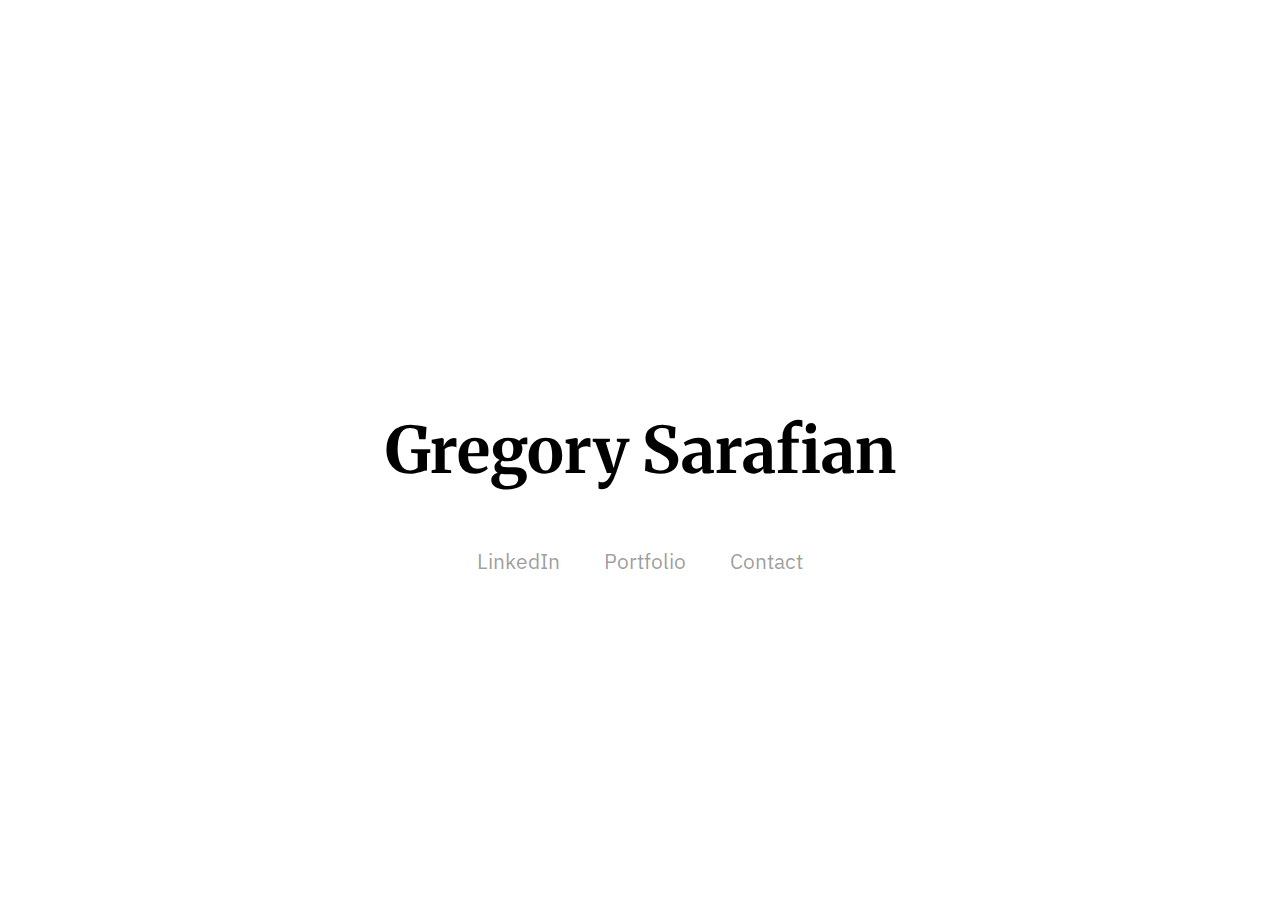
<file: index.html>
<!DOCTYPE html>

<html>
    <head>
        <title>Gregory Sarafian - Official Website</title>
        <meta charset="utf-8">
        <meta name="viewport" content="width=device-width, initial-scale=1">
        <meta property="og:title" content="Gregory Sarafian">
        <meta property="og:description" content="Official website of Gregory Sarafian.">
        <meta property="og:url" content="https://gregsarafian.com">

        <!--Twitter Meta Tag-->
        <meta name="twitter:card" content="summary_large_image">

        <!--OPEN GRAPH-->
        <meta property="og:type" content="website"/>
        <meta property="og:title" content="Gregory Sarafian"/>
        <meta property="og:description" content="Gregory Sarafian - Official Website"/>
        <meta property="og:image" content="http://gregsarafian.com/img/avatar4.jpg"/>
        <meta property="og:url" content="http://gregsarafian.com"/>
        <meta property="og:site_name" content="Gregory Sarafian"/>

        <!--Apple iOS Meta Tags-->
        <meta name="apple-mobile-web-app-capable" content="yes">
        <meta name="apple-mobile-web-app-status-bar-style" content="default">

        <!--CSS-->
        <link rel="stylesheet" type="text/css" href="css/style.css">
        <link rel="stylesheet" href="css/font-awesome.min.css">

        <!--Backup Google Fonts-->
        <link href="https://fonts.googleapis.com/css?family=Roboto|Rubik|IBM+Plex+Sans|Merriweather" rel="stylesheet">

        <!--Favicons-->
        <link rel="apple-touch-icon" sizes="180x180" href="favicons/apple-touch-icon.png">
        <link rel="icon" type="image/png" sizes="32x32" href="favicons/favicon-32x32.png">
        <link rel="icon" type="image/png" sizes="16x16" href="favicons/favicon-16x16.png">
        <link rel="manifest" href="favicons/manifest.json">
        <link rel="mask-icon" href="favicons/safari-pinned-tab.svg" color="#f0384a">
        <meta name="theme-color" content="#f0384a">

    </head>

    <body>

        <!--Main Container-->
        <div class="content">
            <div align="center">
                <h1 style="font-family: Merriweather; font-size: 4rem">Gregory Sarafian</h1>
            </div>
            <br>
            <br>
            <div class="links">
                <a target="_blank" href="https://www.linkedin.com/in/gregsarafian/" id="link">LinkedIn</a>
                <a target="_blank" href="https://www.behance.net/gallery/87821191/Design-Portfolio-Gregory-Sarafian" id="link">Portfolio</a>
<!--                <a target="_blank" href="https://github.com/GregSarafian" id="box">GitHub</a>-->
                <!--<a target="_blank" href="https://twitter.com/GregSarafian" id="box">Twitter</a>-->
                <a href="mailto:hello@gregsarafian.com" id="link">Contact</a>
            </div>

        </div>

        <!--Footer-->
<!--
        <div class="footer-content">
            <footer>
                <p id="copyright">Copyright &copy; <script type="text/javascript"> document.write(new Date().getFullYear());</script> Gregory Sarafian. All Rights Reserved.</p>
            </footer>
        </div>
-->

    </body>

    <!--Google Analytics Script-->
    <script>
        (function(i,s,o,g,r,a,m){i['GoogleAnalyticsObject']=r;i[r]=i[r]||function(){
            (i[r].q=i[r].q||[]).push(arguments)},i[r].l=1*new Date();a=s.createElement(o),
            m=s.getElementsByTagName(o)[0];a.async=1;a.src=g;m.parentNode.insertBefore(a,m)
        })
        (window,document,'script','https://www.google-analytics.com/analytics.js','ga');

        ga('create', 'UA-66275306-4', 'auto');
        ga('send', 'pageview');
    </script>

    <script>
        var mql = window.matchMedia("(prefers-color-scheme: dark)");
        function setDark(e) {
            document.body.id = (e.matches ? "dark" : "");
        }
        mql.addListener(setDark);
        document.addEventListener("DOMContentLoaded", function() {
            setDark(mql);
        });
    </script>
</html>
</file>
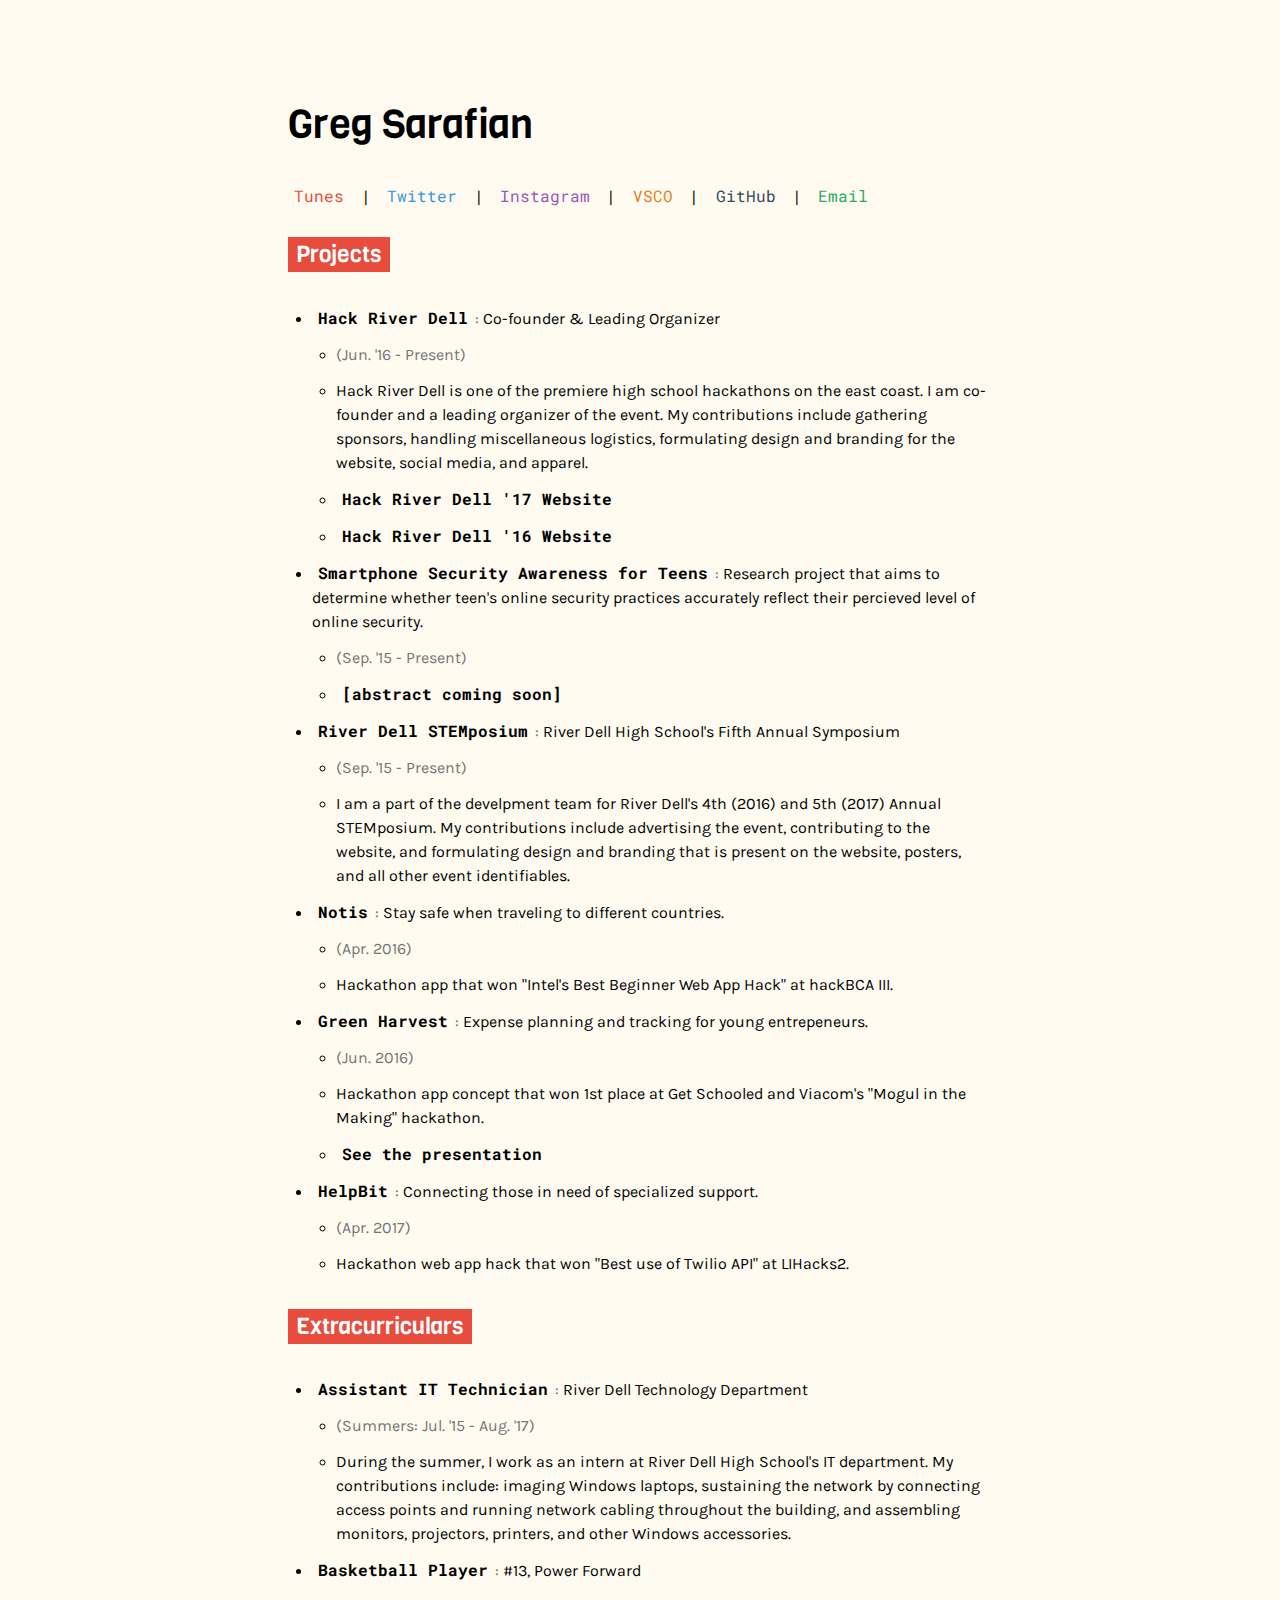
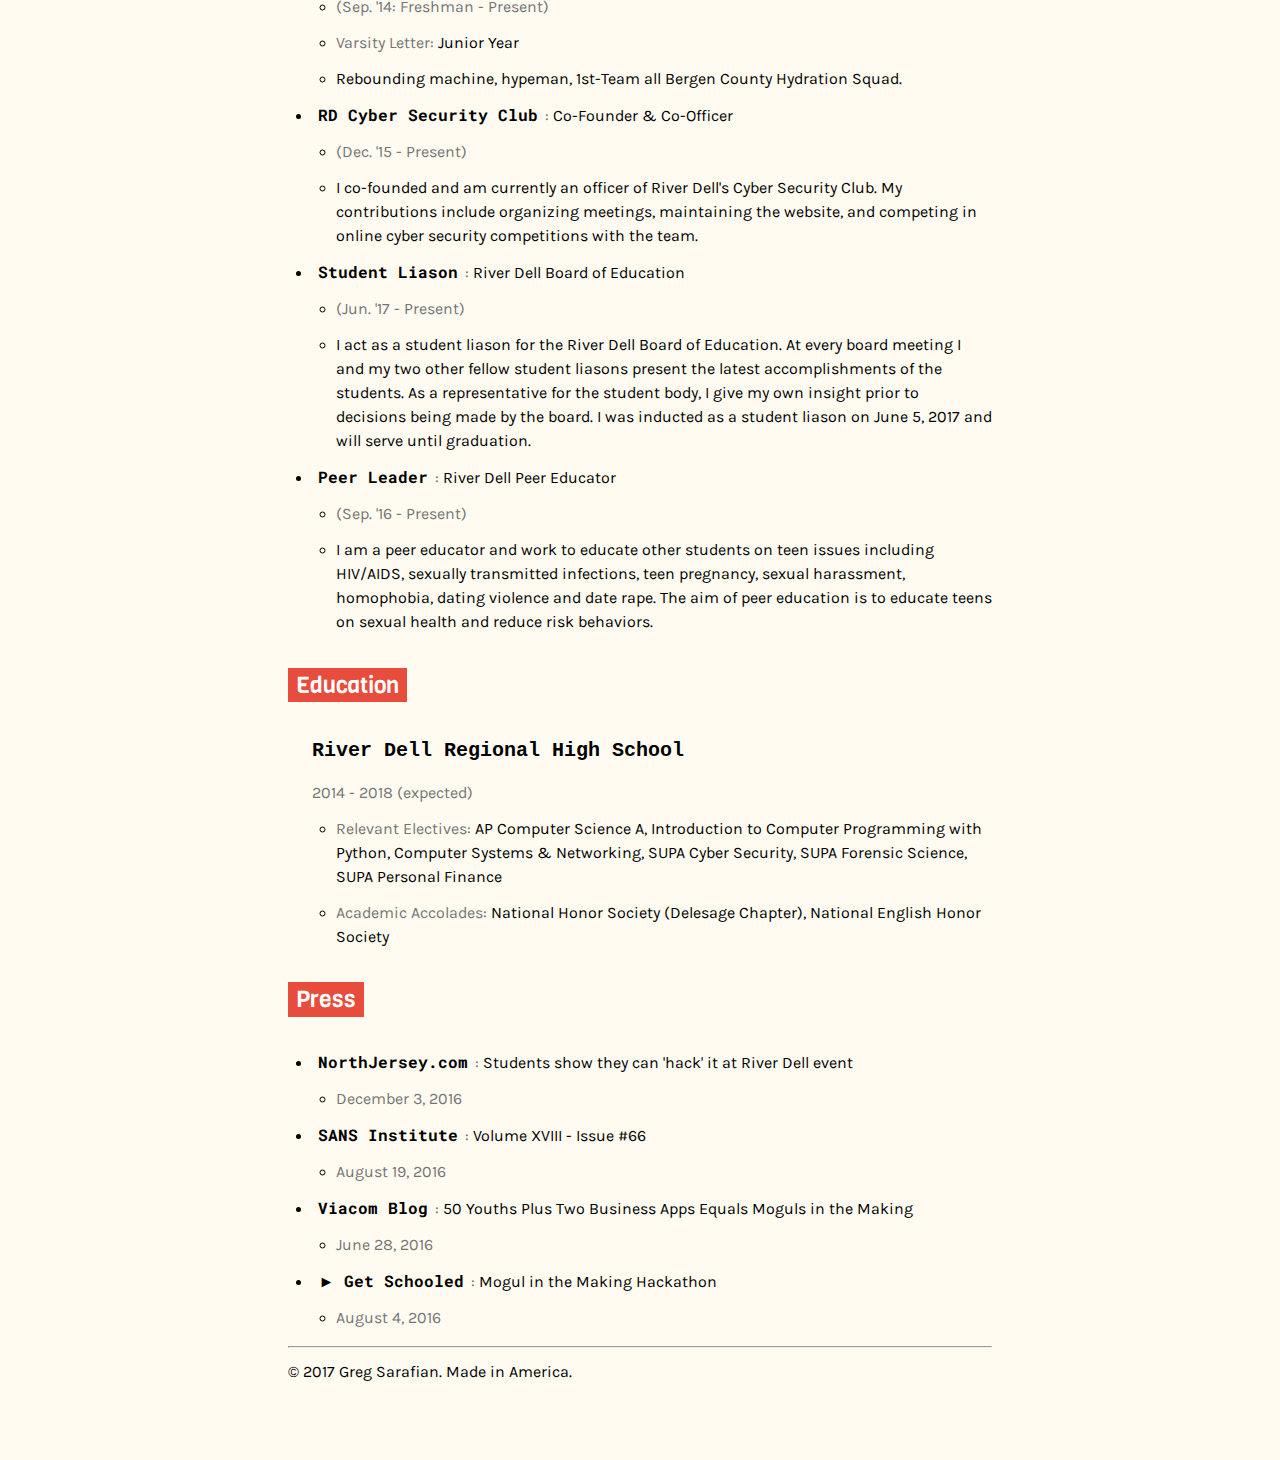
<file: legacy/index.html>
<!DOCTYPE html>

<html>
  <head>
    <title>Greg Sarafian - Official Website</title>
    <meta charset="utf-8">
    <meta name="viewport" content="width=device-width, initial-scale=1">
    <meta property="og:title" content="Greg Sarafian - Official Website">
    <meta property="og:description" content="Check out my personal website!">
    <meta property="og:url" content="https://gregsarafian.com">
    <meta name="twitter:card" content="summary_large_image">
    <link rel="stylesheet" type="text/css" href="style.css">
    <!--Font import-->
    <link href="https://fonts.googleapis.com/css?family=Karla|Cousine|Roboto+Mono|Viga|Montserrat" rel="stylesheet">
    <!--Favicons-->
    <link rel="apple-touch-icon" sizes="180x180" href="/favicons/apple-touch-icon.png">
    <link rel="icon" type="image/png" href="/favicons/favicon-32x32.png" sizes="32x32">
    <link rel="icon" type="image/png" href="/favicons/favicon-16x16.png" sizes="16x16">
    <link rel="manifest" href="/favicons/manifest.json">
    <link rel="mask-icon" href="/favicons/safari-pinned-tab.svg" color="#383838">
    <meta name="theme-color" content="#fffbf1">
  </head>
  <body>
    <div class="content">
      <div id="intro">
        <h1 id="hello">Greg Sarafian</h1>
        <p id="nav">
          <a href="https://itunes.apple.com/us/playlist/tunes/idpl.b4822258b0e34ffaa7ba09eec0304c2d" id="resume">Tunes</a> |
          <a href="http://twitter.com/GregSarafian" id="twitter">Twitter</a> |
          <a href="https://instagram.com/GregSarafian" id="ig">Instagram</a> |
          <a href="https://vsco.co/gregsarafian" id="vsco">VSCO</a> |
          <a href="https://github.com/GregSarafian" id="gh">GitHub</a> |
          <a href="mailto:greg@gregsarafian.com" id="email">Email</a>
        </p>
      </div>
      <section id="projects">
        <h2 class="header" id="projects">Projects</h2>
        <ul>
          <li>
            <p><span><a href="http://hackriverdell.com">Hack River Dell</a>: </span>Co-founder &amp; Leading Organizer</p>
            <ul>
              <li><p><span>(Jun. '16 - Present)</span></p></li>
              <li><p> Hack River Dell is one of the premiere high school hackathons on the east coast.  I am co-founder and a leading organizer of the event.  My contributions include gathering sponsors, handling miscellaneous logistics, formulating design and branding for the website, social media, and apparel.</p></li>
              <li><p><a href="http://hackriverdell.com">Hack River Dell '17 Website</a></p></li>
              <li><p><a href="http://2016.hackriverdell.com">Hack River Dell '16 Website</a></p></li>
            </ul>
          </li>
          <li>
            <p><span><a href="http://www.riverdell.org/STEMposium">Smartphone Security Awareness for Teens</a>: </span>Research project that aims to determine whether teen's online security practices accurately reflect their percieved level of online security.</p>
            <ul>
              <li><p><span>(Sep. '15 - Present)</span></p></li>
              <li><p><a id="disabled">[abstract coming soon]</a></p></li>
            </ul>
          </li>
        <li>
            <p><span><a href="http://www.riverdell.org/STEMposium">River Dell STEMposium</a>: </span>River Dell High School's Fifth Annual Symposium</p>
            <ul>
              <li><p><span>(Sep. '15 - Present)</span></p></li>
              <li><p>I am a part of the develpment team for River Dell's 4th (2016) and 5th (2017) Annual STEMposium.  My contributions include advertising the event, contributing to the website, and formulating design and branding that is present on the website, posters, and all other event identifiables.</p></li>
            </ul>
          </li>
          <li>
            <p><span><a href="https://marvelapp.com/c3hh8h">Notis</a>: </span>Stay safe when traveling to different countries.</p>
            <ul>
              <li><p><span>(Apr. 2016)</span></p></li>
              <li><p>Hackathon app that won "Intel's Best Beginner Web App Hack" at hackBCA III.</p></li>
            </ul>
          </li>
          <li>
            <p><span><a href="https://marvelapp.com/e356hb">Green Harvest</a>: </span>Expense planning and tracking for young entrepeneurs.</p>
            <ul>
              <li><p><span>(Jun. 2016)</span></p></li>
              <li><p>Hackathon app concept that won 1st place at Get Schooled and Viacom's "Mogul in the Making" hackathon.</p></li>
              <li><p><a href="/docs/gh_pres.pdf">See the presentation</a></p></li>
            </ul>
          </li>
          <li>
            <p><span><a href="https://rdcyber.github.io/helpbit">HelpBit</a>: </span>Connecting those in need of specialized support.</p>
            <ul>
              <li><p><span>(Apr. 2017)</span></p></li>
              <li><p>Hackathon web app hack that won "Best use of Twilio API" at LIHacks2.</p></li>
            </ul>
          </li>
        </ul>
      </section> 

      <section id="extracurriculars">
        <h2 class="header" id="extracurriculars">Extracurriculars</h2>
        <ul>
          <li>
            <p><span><a href="http://www.riverdell.org/domain/16">Assistant IT Technician</a>: </span>River Dell Technology Department</p>
            <ul>
              <li><p><span>(Summers: Jul. '15 - Aug. '17)</span></p></li>
              <li><p>During the summer, I work as an intern at River Dell High School's IT department.  My contributions include: imaging Windows laptops, sustaining the network by connecting access points and running network cabling throughout the building, and assembling monitors, projectors, printers, and other Windows accessories.</p></li>
            </ul>
          </li>
          <li>
            <p><span><a href="http://www.maxpreps.com/athlete/greg-sarafian/UG9bOriuEeaAdqA2nzwY6g/default.htm">Basketball Player</a>: </span>#13, Power Forward</p>
            <ul>
              <li><p><span>(Sep. '14: Freshman - Present)</span></p></li>
              <li><p><span>Varsity Letter: </span>Junior Year</p></li>
              <li><p>Rebounding machine, hypeman, 1st-Team all Bergen County Hydration Squad.</p</li>
            </ul>
          </li>
          <li>
            <p><span><a href="http://cybersecurity.riverdell.org">RD Cyber Security Club</a>: </span>Co-Founder &amp; Co-Officer</p>
            <ul>
              <li><p><span>(Dec. '15 - Present)</span></p></li>
              <li><p>I co-founded and am currently an officer of River Dell's Cyber Security Club.  My contributions include organizing meetings, maintaining the website, and competing in online cyber security competitions with the team.</p></li>
            </ul>
          </li>
          <li>
            <p><span><a href="http://www.riverdell.org/Page/5">Student Liason</a>: </span>River Dell Board of Education</p>
            <ul>
              <li><p><span>(Jun. '17 - Present)</span></p></li>
              <li><p>I act as a student liason for the River Dell Board of Education.  At every board meeting I and my two other fellow student liasons present the latest accomplishments of the students. As a representative for the student body, I give my own insight prior to decisions being made by the board.  I was inducted as a student liason on June 5, 2017 and will serve until graduation.</p></li>
            </ul>
          </li>
          <li>
            <p><span><a href="http://www.riverdell.org/site/Default.aspx?PageID=2129">Peer Leader</a>: </span>River Dell Peer Educator</p>
            <ul>
              <li><p><span>(Sep. '16 - Present)</span></p></li>
              <li><p>I am a peer educator and work to educate other students on teen issues including HIV/AIDS, sexually transmitted infections, teen pregnancy, sexual harassment, homophobia, dating violence and date rape.  The aim of peer education is to educate teens on sexual health and reduce risk behaviors.</p></li>
            </ul>
          </li>
        </ul>
      </section>

      <section id="education">
        <h2 class="header" id="education">Education</h2>
        <ul>
            <div class="school">
              <h4>River Dell Regional High School</h4>
              <p><span>2014 - 2018 (expected)</span></p>
              <ul>
                  <li><p><span>Relevant Electives: </span>AP Computer Science A, Introduction to Computer Programming with Python, Computer Systems &amp; Networking, <a id="mini" href="docs/SUPA.pdf">SUPA Cyber Security</a>, SUPA Forensic Science, SUPA Personal Finance</p></li>
                  <li><p><span>Academic Accolades: </span><a id="mini" href="/docs/NHS.pdf">National Honor Society (Delesage Chapter)</a>, <a id="mini" href="docs/NEHS.pdf">National English Honor Society</a></p></li>
              </ul>
            </div>
        </ul>
      </section>

      <section id="press">
        <h2 class="header" id="press">Press</h2>
        <ul>
          <li>
            <p><span><a href="http://www.northjersey.com/story/news/bergen/oradell/2016/12/03/riverdell-hackathon-/94739270/">NorthJersey.com</a>: </span>Students show they can 'hack' it at River Dell event</p>
            <ul>
              <li><p><span>December 3, 2016</span></p></li>
            </ul>
          </li>
          <li>
            <p><span><a href="https://www.sans.org/newsletters/newsbites/xviii/66">SANS Institute</a>: </span>Volume XVIII - Issue #66</p>
            <ul>
              <li><p><span>August 19, 2016</span></p></li>
            </ul>
          </li>
          <!--<li>
            <p><span><a href="http://pivotproject.org/honors">PIVOT Project</a>: </span>Honors</p>
            <ul>
              <li><p><span>August, 2016</span></p></li>
            </ul>
          </li>-->
          <li>
            <p><span><a href="http://blog.viacom.com/2016/06/50-youths-plus-two-business-apps-equals-moguls-in-the-making/">Viacom Blog</a>: </span>50 Youths Plus Two Business Apps Equals Moguls in the Making</p>
            <ul>
              <li><p><span>June 28, 2016</span></p></li>
            </ul>
          </li>
          <li>
            <p><span><a href="https://vimeo.com/177514238">&#9658; Get Schooled</a>: </span>Mogul in the Making Hackathon</p>
            <ul>
              <li><p><span>August 4, 2016</span></p></li>
            </ul>
          </li>
        </ul>
      </section>

      <!--<section id="skills">
        <h2 class="header" id="skills">Skills</h2>
        <ul>
          <li>
            <h4>Programming Languages</h4>
            <ul>
              <li><p><span>Intermidate: </span>Python, HTML, CSS</p></li>
              <li><p><span>Familiar: </span>HTML, CSS</p></li>
            </ul>
          </li>
        </ul>
      </section>-->
      <hr />
      <footer>
        <p>© 2017 Greg Sarafian. Made in America.</p>
      </footer>
    </div>
  </body>

  <script>
    (function(i,s,o,g,r,a,m){i['GoogleAnalyticsObject']=r;i[r]=i[r]||function(){
    (i[r].q=i[r].q||[]).push(arguments)},i[r].l=1*new Date();a=s.createElement(o),
    m=s.getElementsByTagName(o)[0];a.async=1;a.src=g;m.parentNode.insertBefore(a,m)
    })(window,document,'script','https://www.google-analytics.com/analytics.js','ga');

    ga('create', 'UA-66275306-4', 'auto');
    ga('send', 'pageview');

  </script>
</html>
</file>
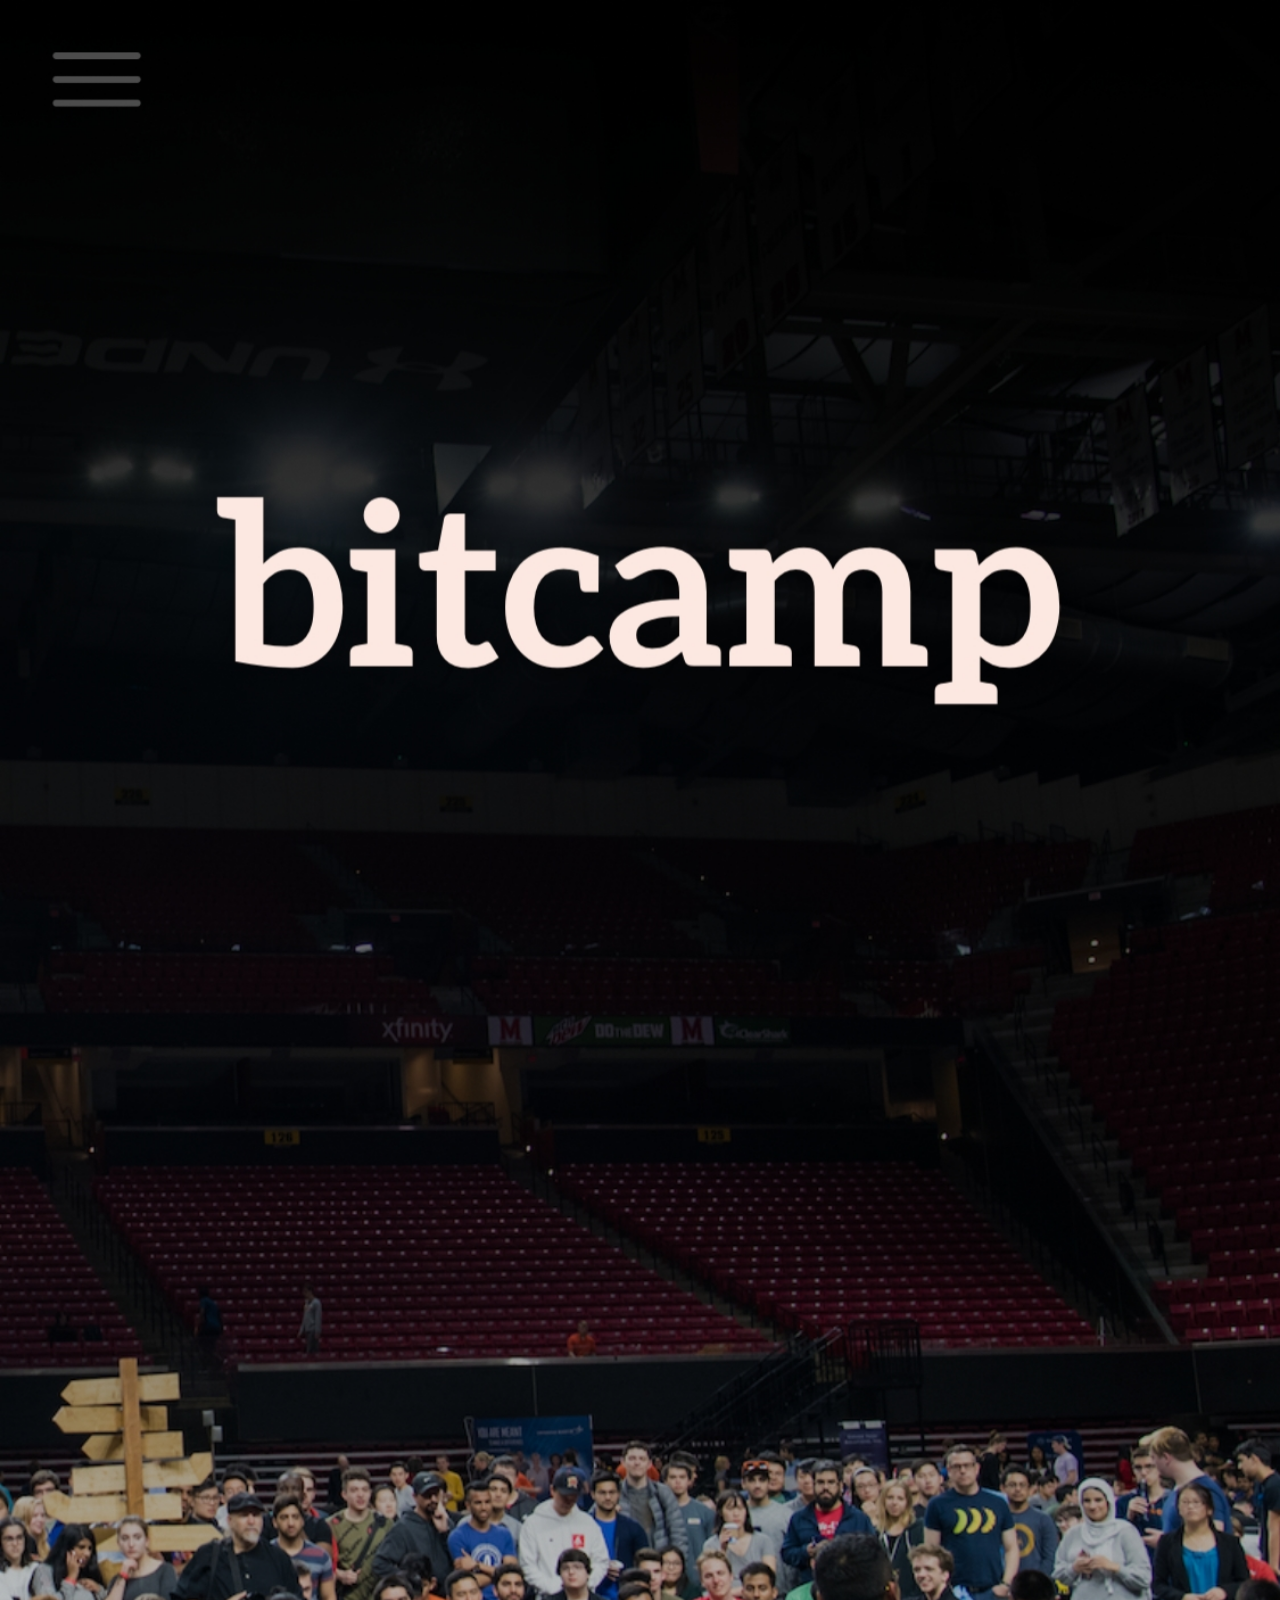
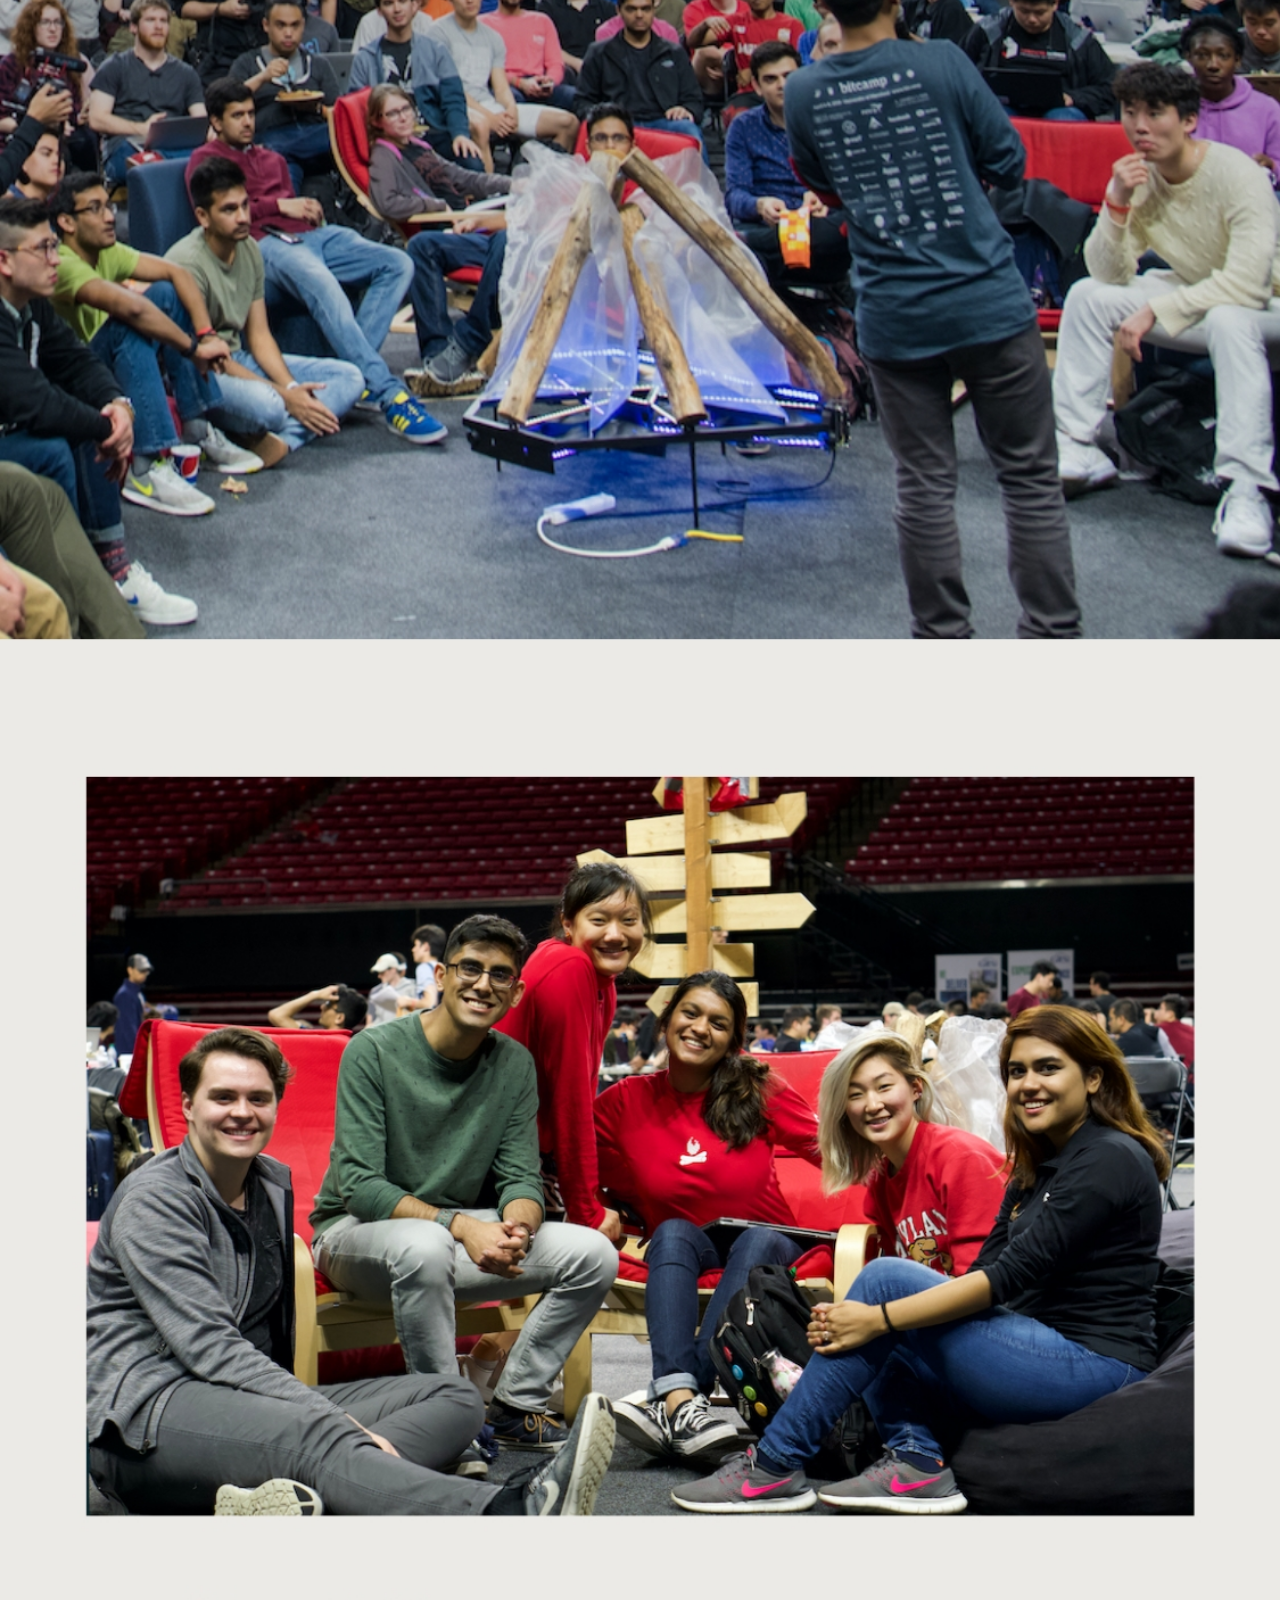
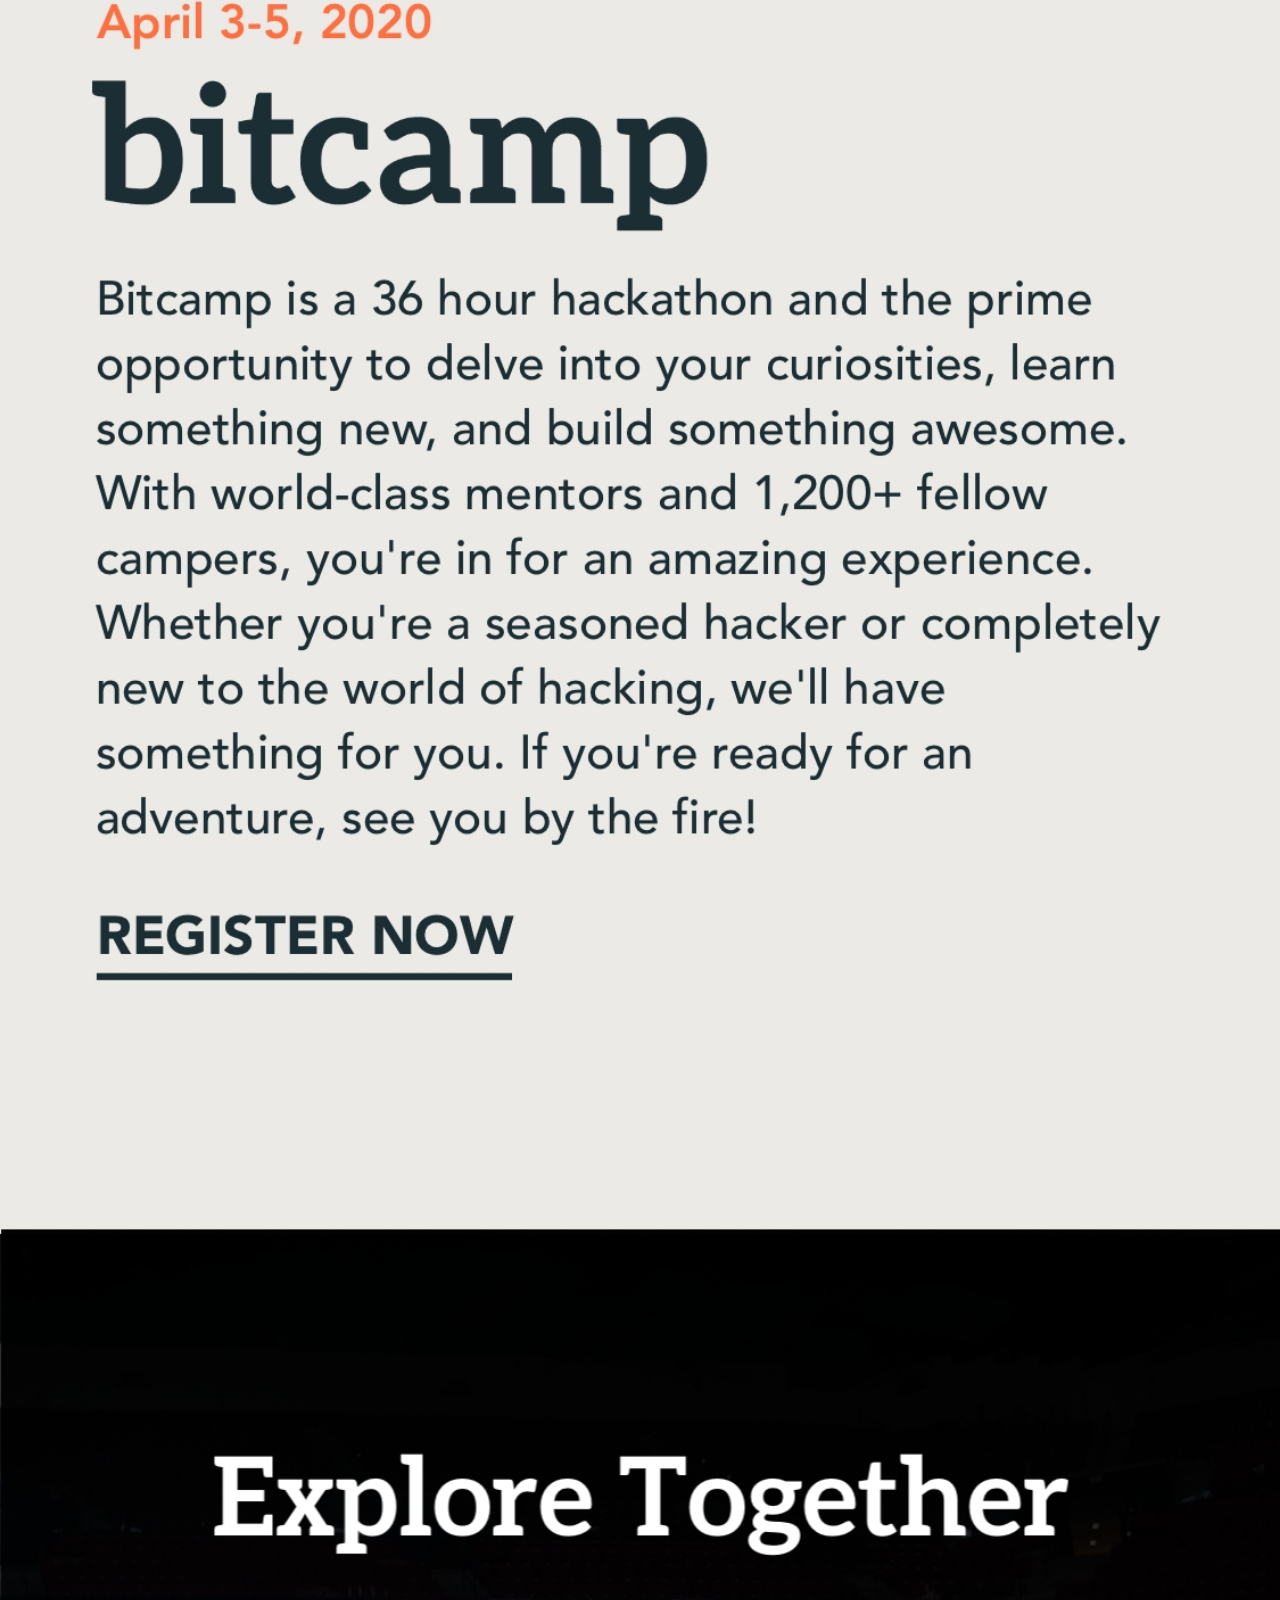
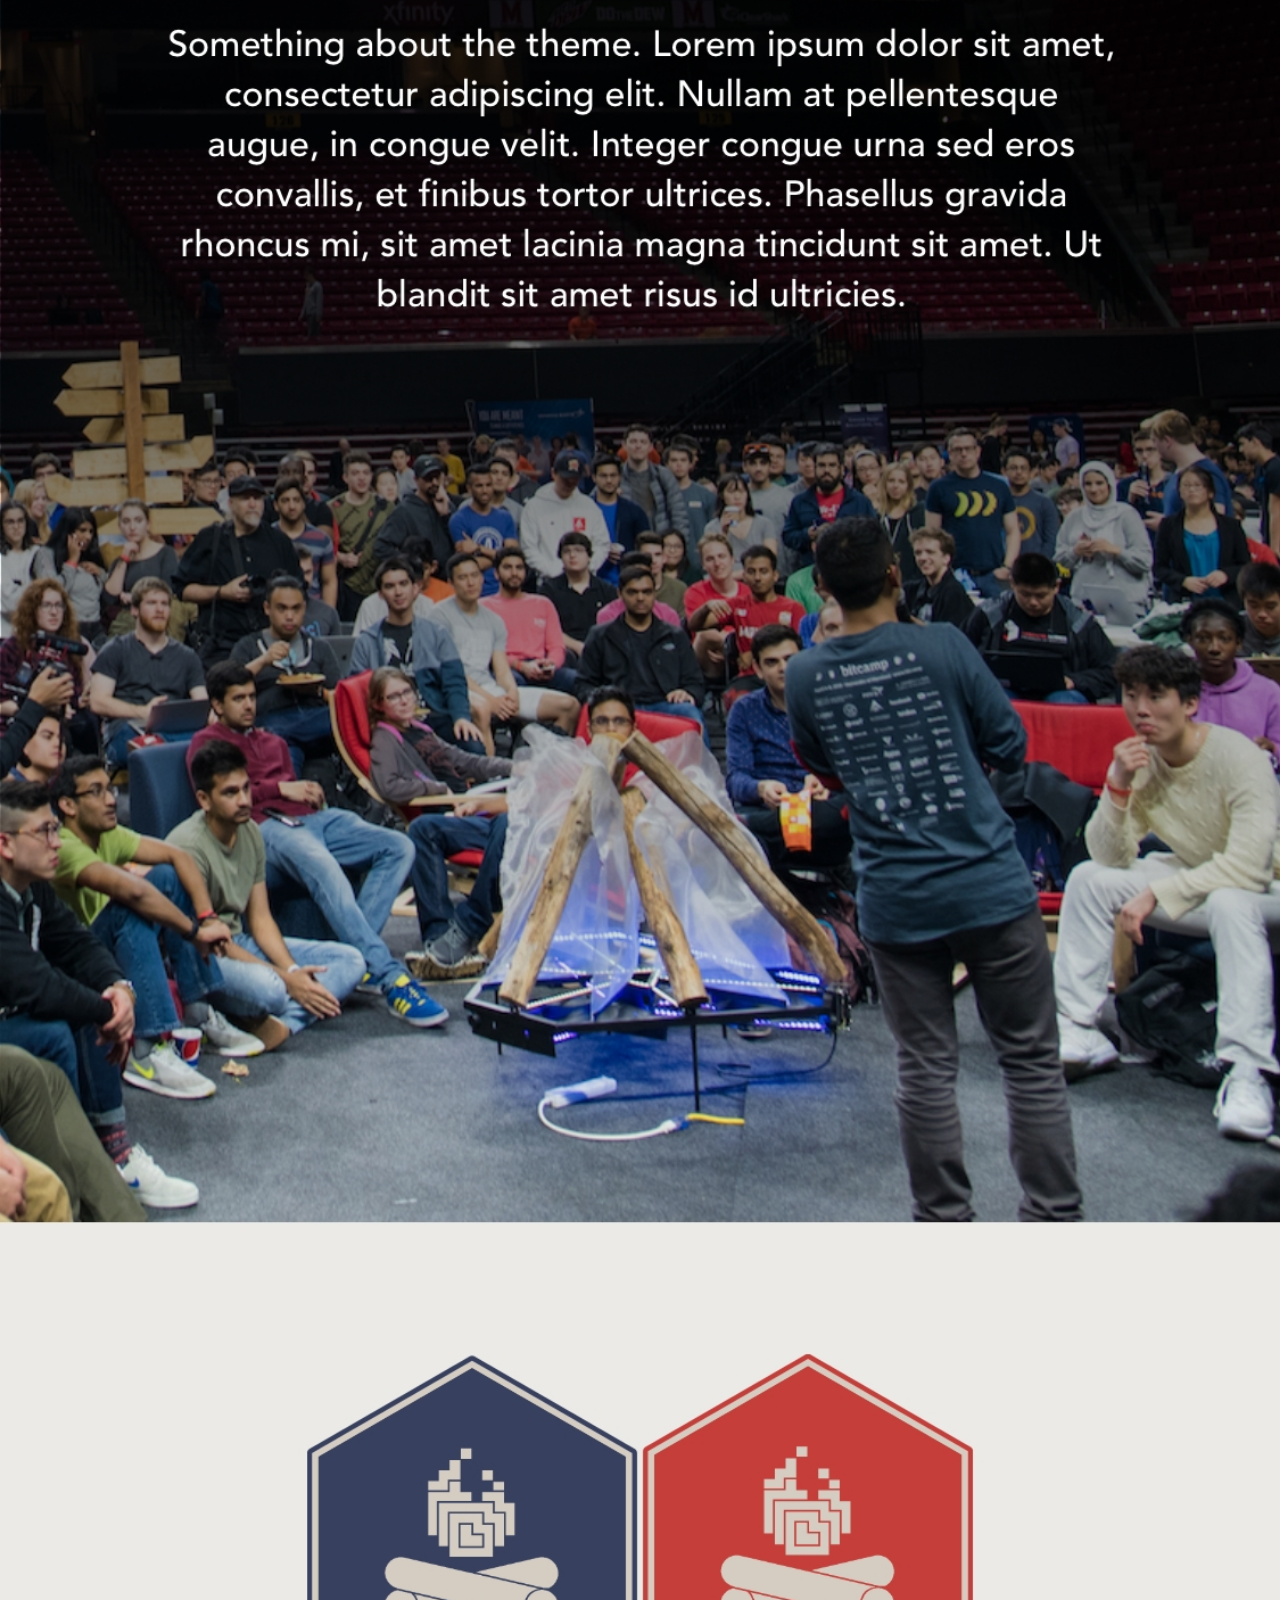
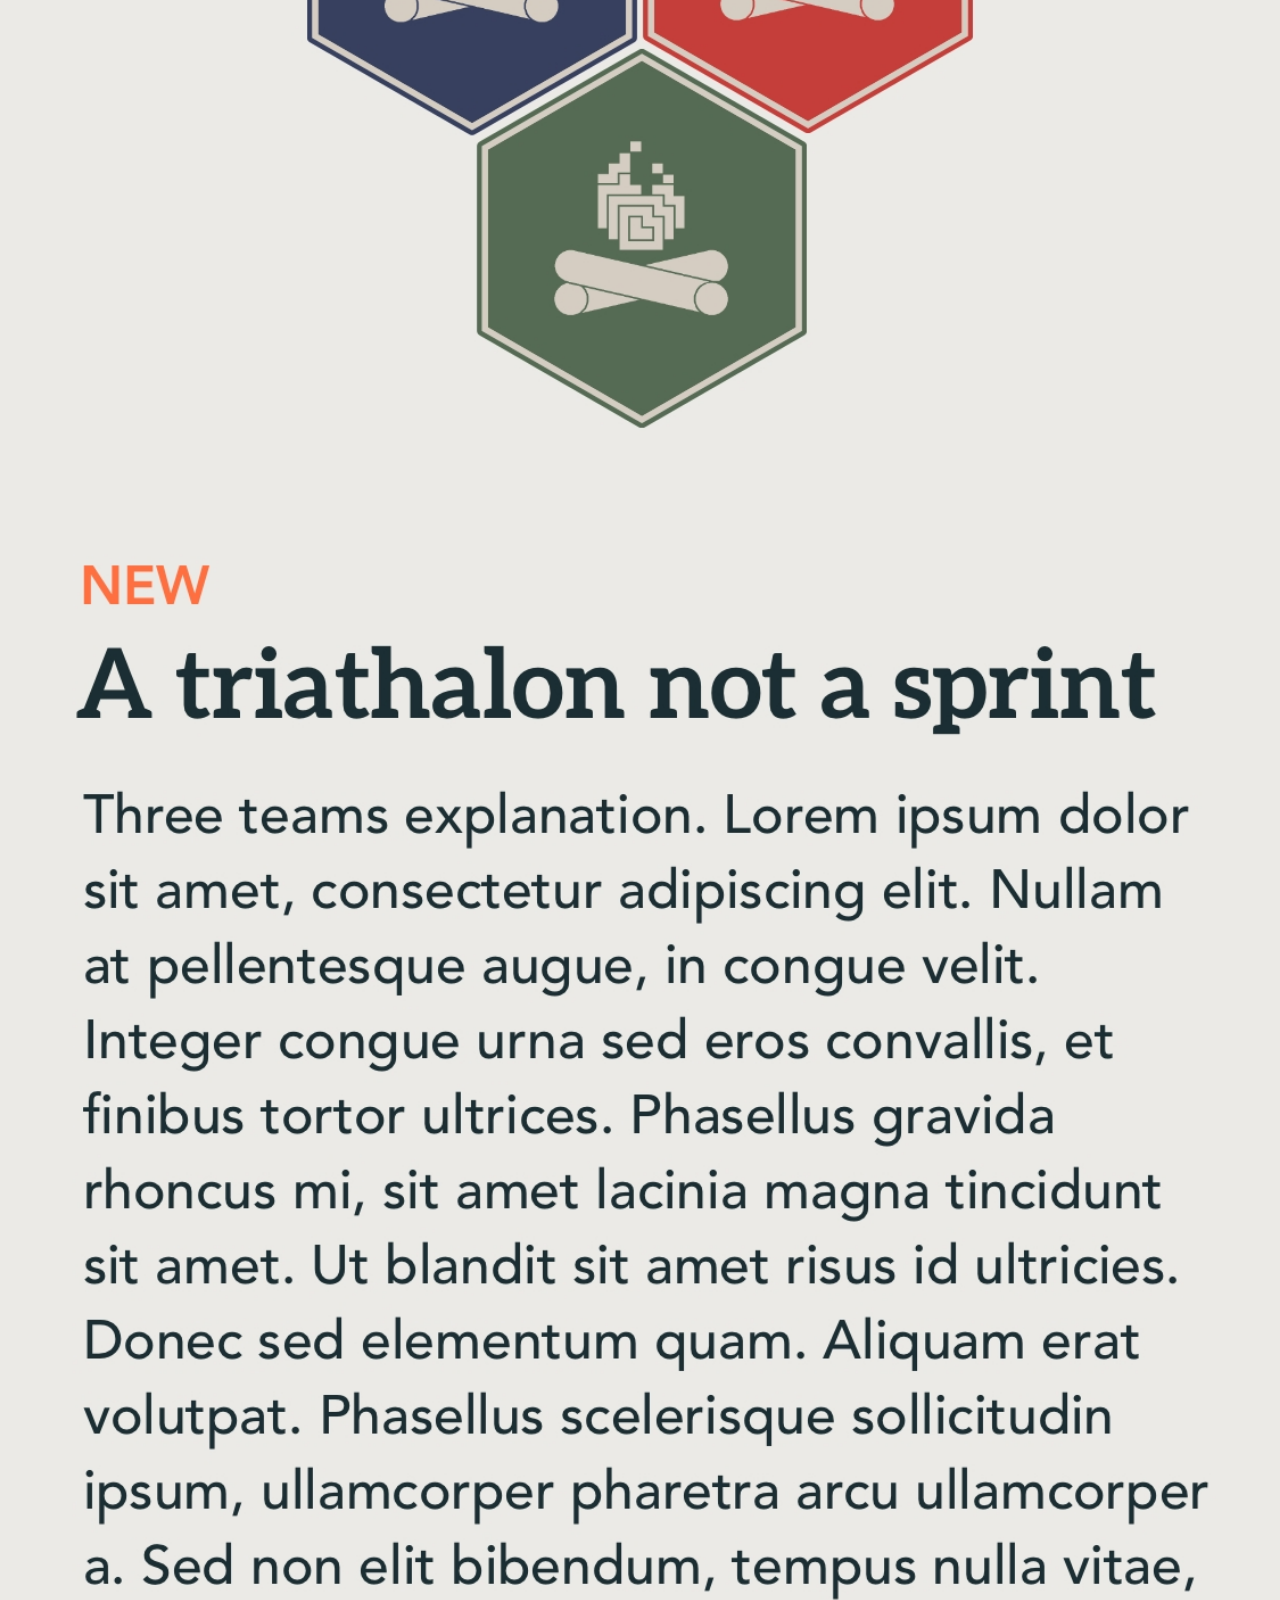
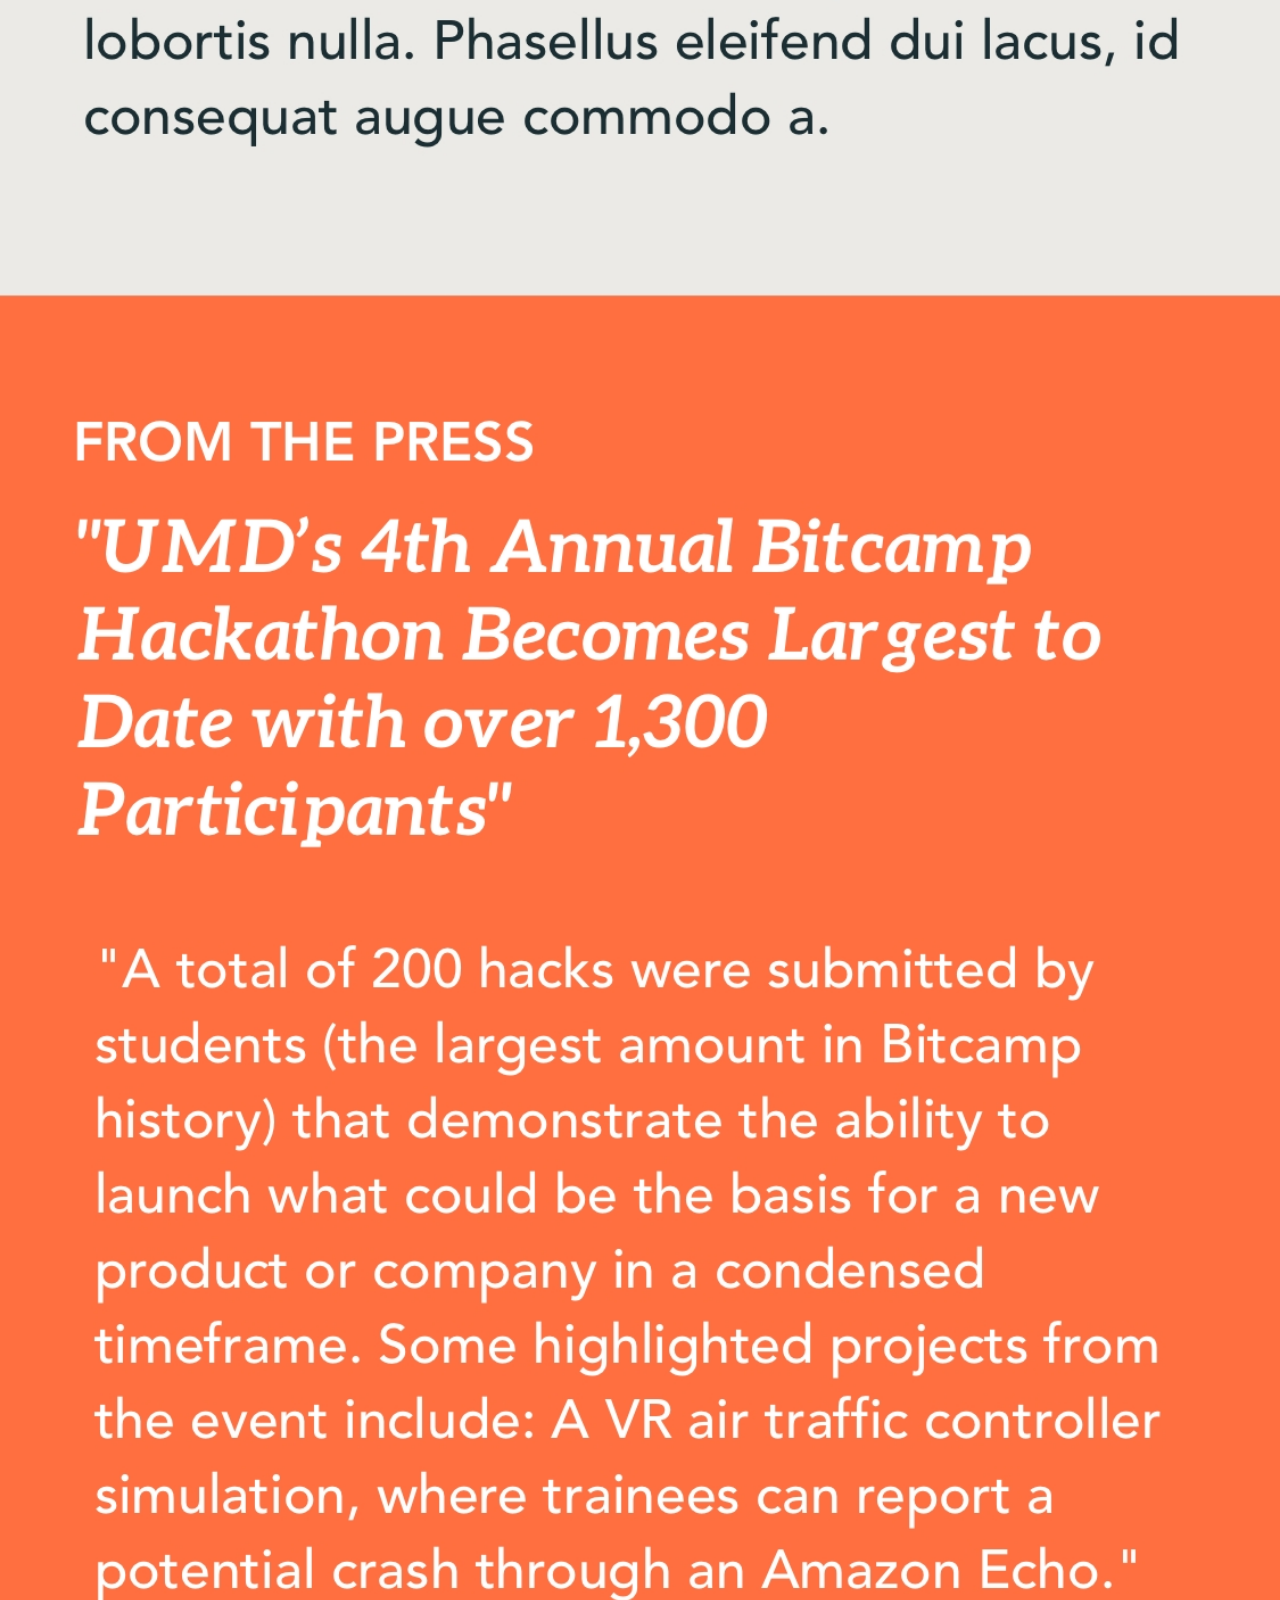
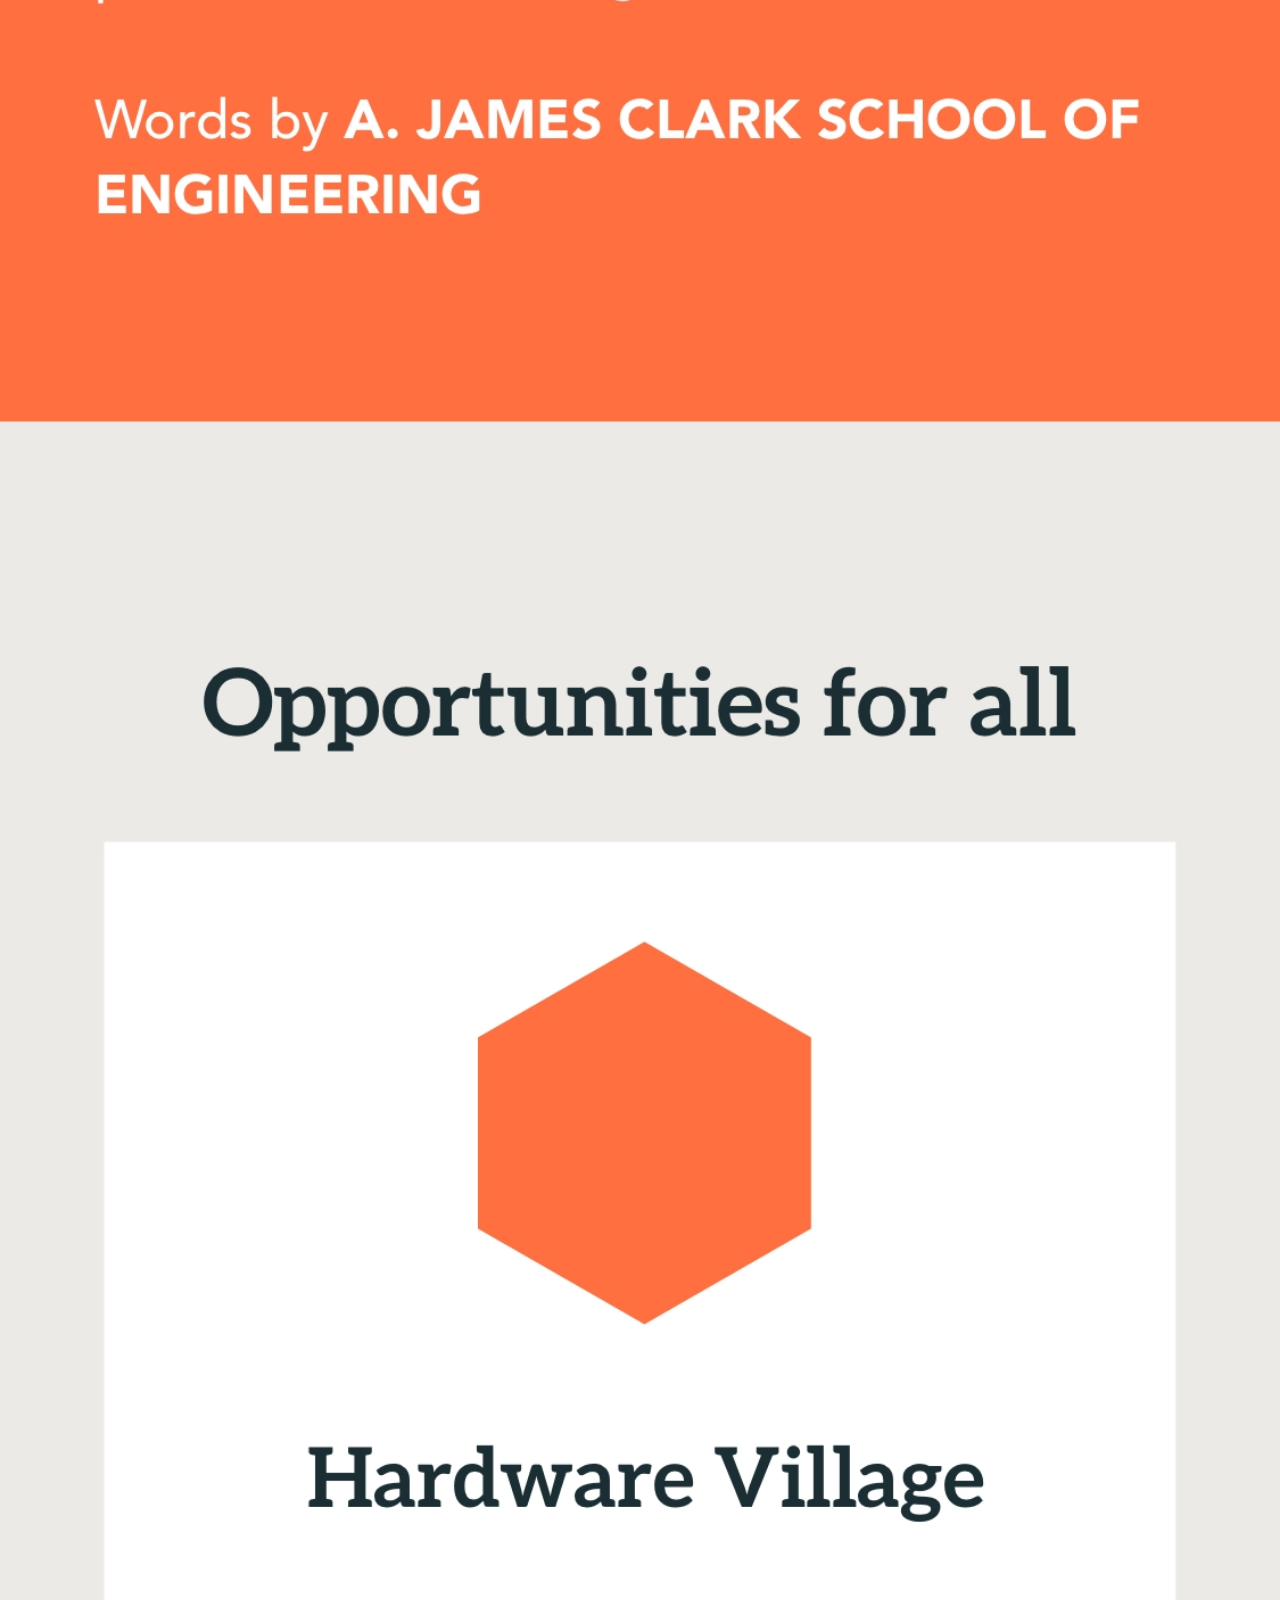
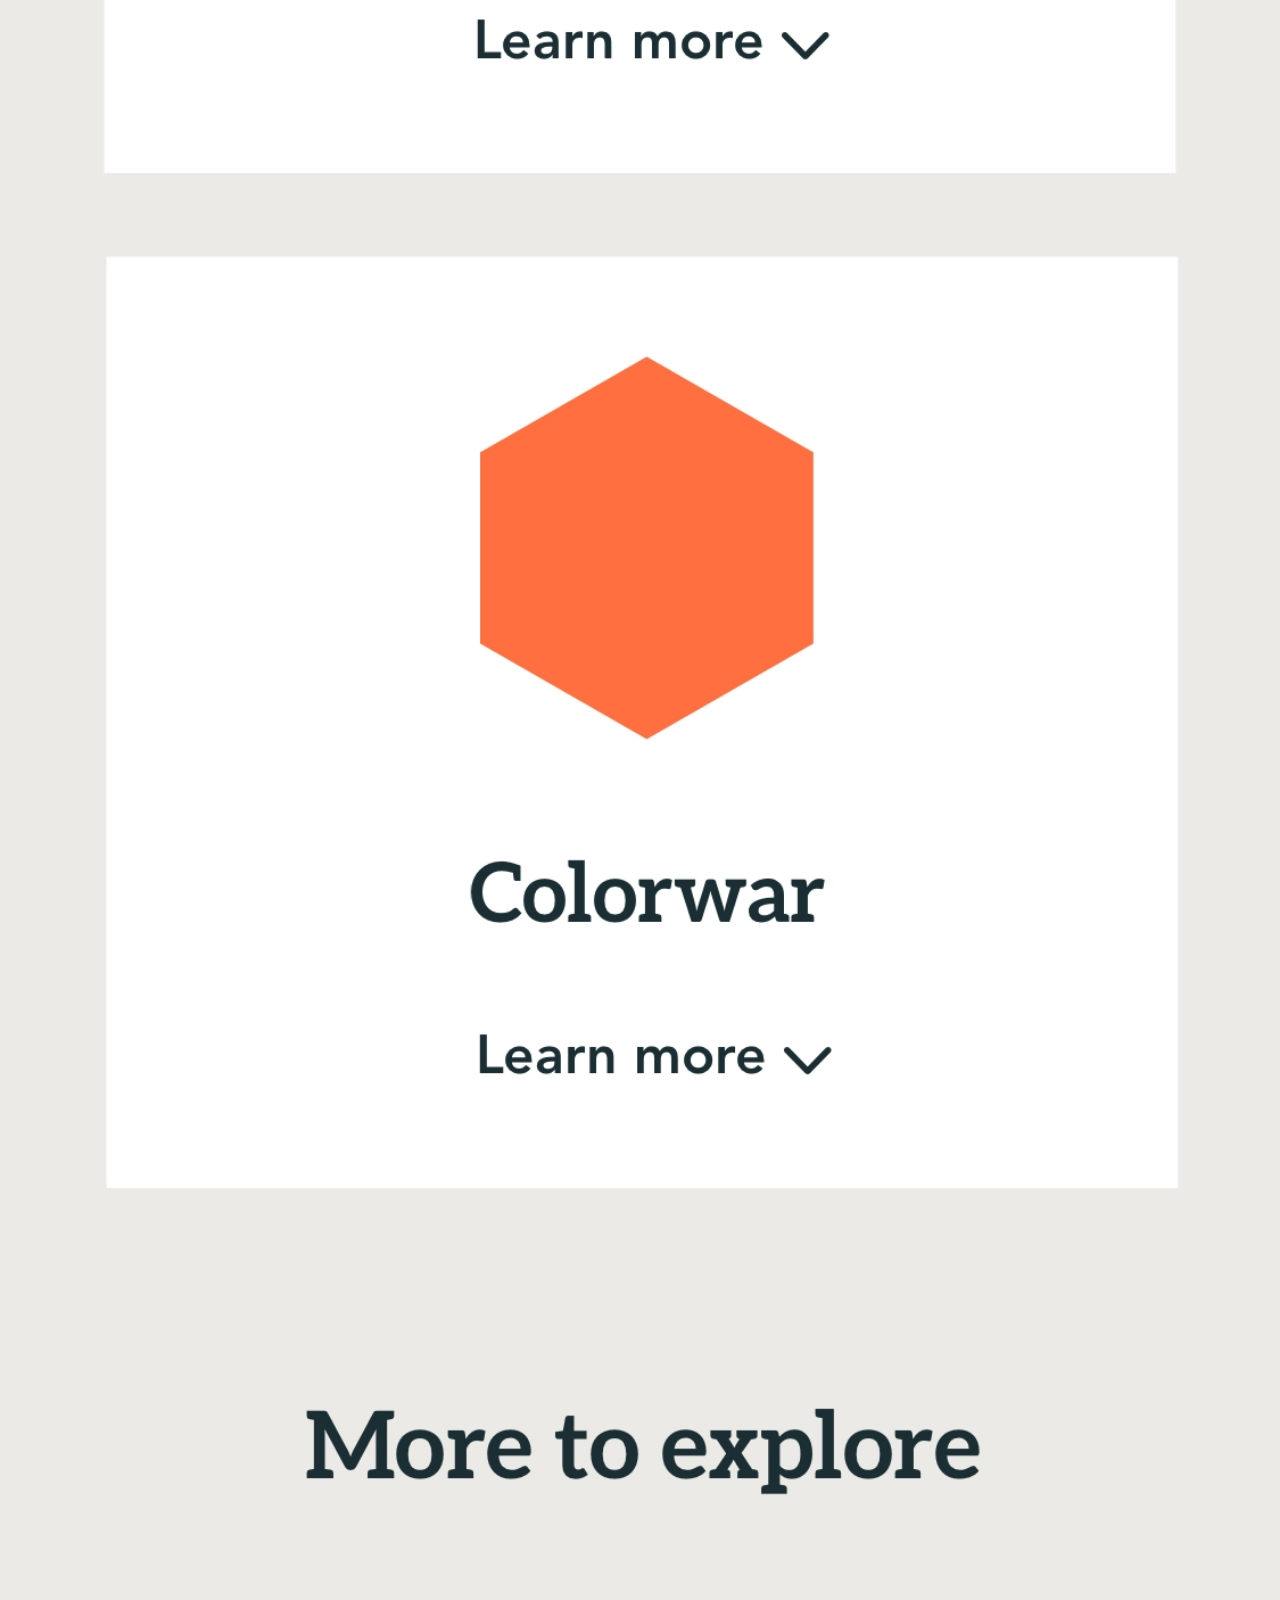
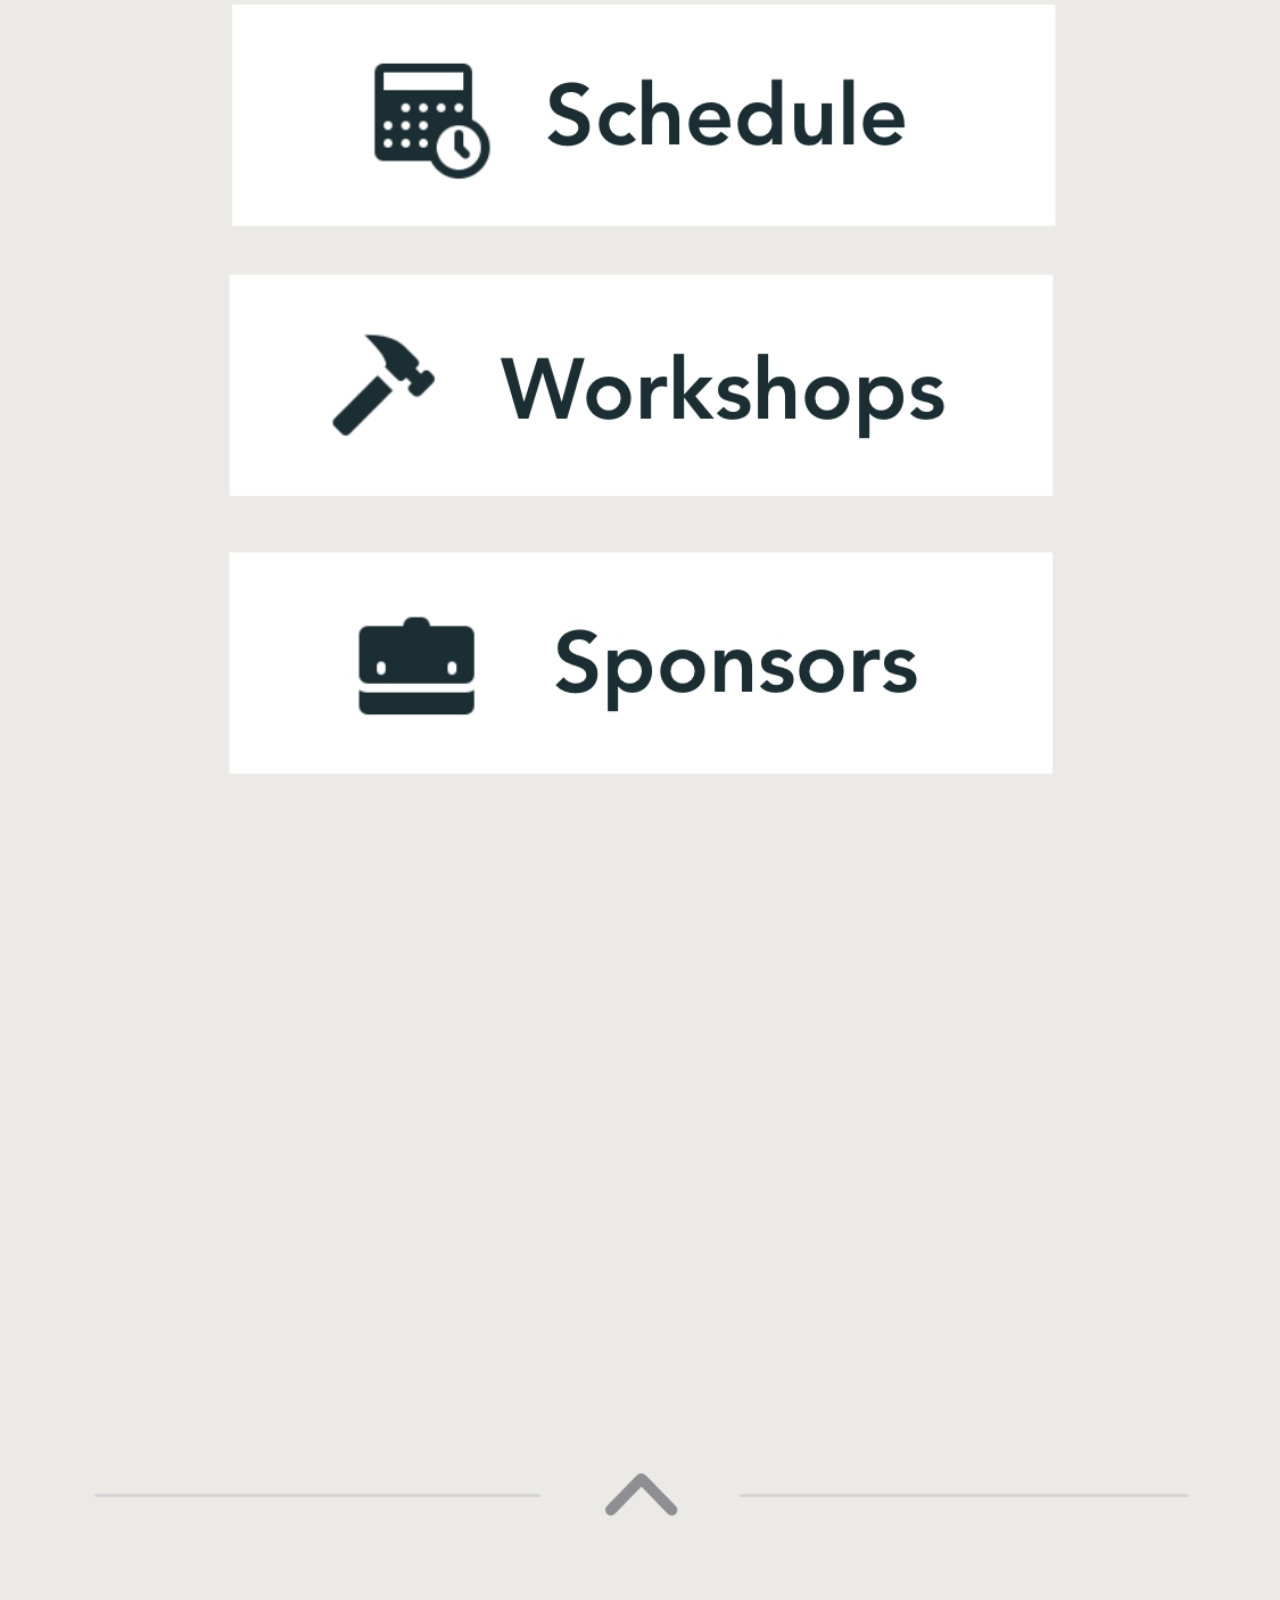
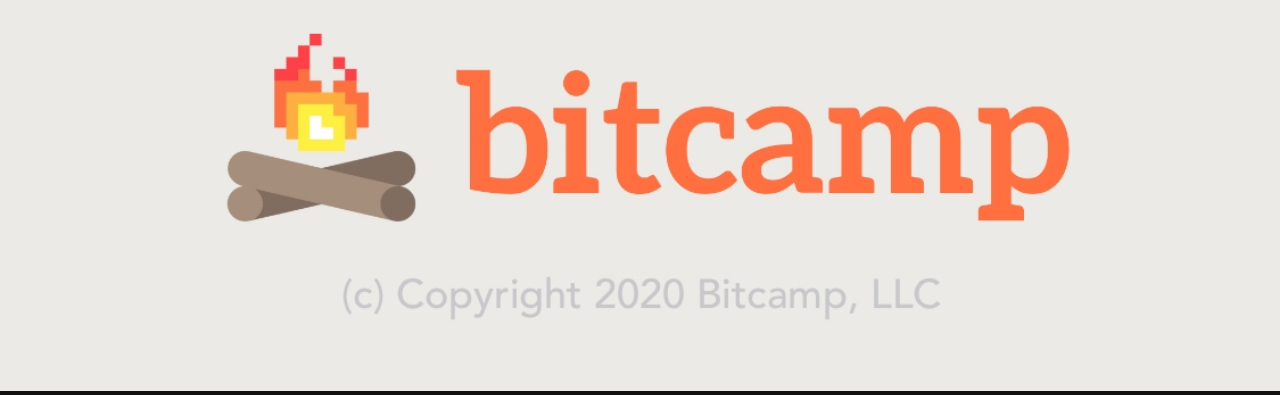
<file: bitcamp2020-mobile.html>
<!DOCTYPE html>

<html>
    <head>
        <title>Bitcamp 2020 - Test Page</title>    
    </head>
    
    <style>
        body {
            margin: 0;
            margin-bottom: 0;
            background-color: #111111;
        }
    </style>
    
    <body>
        <img src="img/bitcamp2020-mobile.jpg" style="width: 100%; margin: 0;" />        
    </body>

</html>
</file>
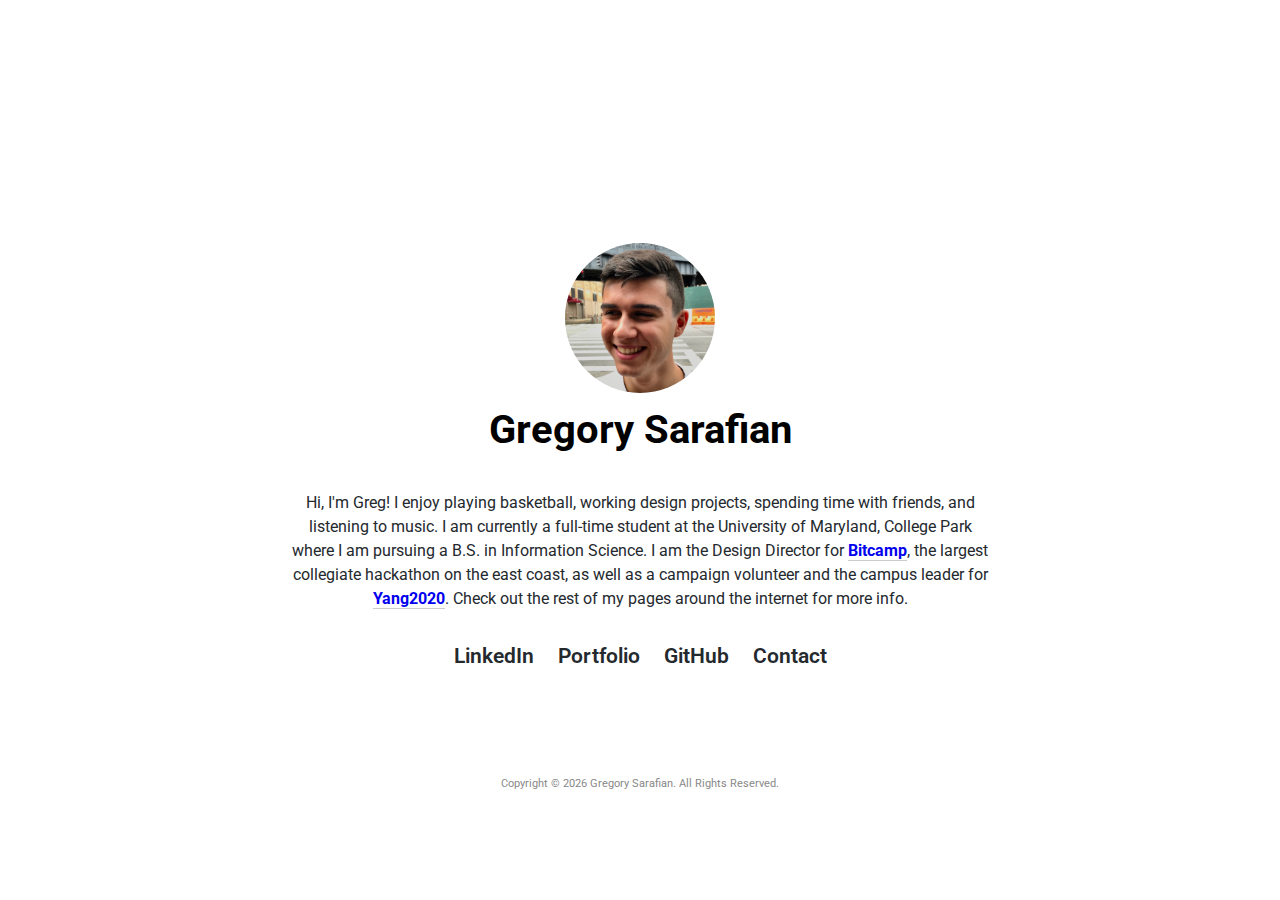
<file: index-old.html>
<!DOCTYPE html>

<html>
    <head>
        <title>Gregory Sarafian - Official Website</title>
        <meta charset="utf-8">
        <meta name="viewport" content="width=device-width, initial-scale=1">
        <meta property="og:title" content="Gregory Sarafian">
        <meta property="og:description" content="Official website of Gregory Sarafian.">
        <meta property="og:url" content="https://gregsarafian.com">

        <!--Twitter Meta Tag-->
        <meta name="twitter:card" content="summary_large_image">

        <!--OPEN GRAPH-->
        <meta property="og:type" content="website"/>
        <meta property="og:title" content="Gregory Sarafian"/>
        <meta property="og:description" content="Gregory Sarafian - Official Website"/>
        <meta property="og:image" content="http://gregsarafian.com/img/avatar4.jpg"/>
        <meta property="og:url" content="http://gregsarafian.com"/>
        <meta property="og:site_name" content="Gregory Sarafian"/>

        <!--Apple iOS Meta Tags-->
        <meta name="apple-mobile-web-app-capable" content="yes">
        <meta name="apple-mobile-web-app-status-bar-style" content="default">

        <!--CSS-->
        <link rel="stylesheet" type="text/css" href="css/style.css">
        <link rel="stylesheet" href="css/font-awesome.min.css">

        <!--Backup Google Fonts-->
        <link href="https://fonts.googleapis.com/css?family=Roboto|Rubik" rel="stylesheet">

        <!--Favicons-->
        <link rel="apple-touch-icon" sizes="180x180" href="favicons/apple-touch-icon.png">
        <link rel="icon" type="image/png" sizes="32x32" href="favicons/favicon-32x32.png">
        <link rel="icon" type="image/png" sizes="16x16" href="favicons/favicon-16x16.png">
        <link rel="manifest" href="favicons/manifest.json">
        <link rel="mask-icon" href="favicons/safari-pinned-tab.svg" color="#f0384a">
        <meta name="theme-color" content="#f0384a">

    </head>

    <body>

        <!--Main Container-->
        <div class="content">

            <!--Website Head-->
            <div>
                <div align="center">
                    <img src="img/avatar4.jpg" class="avatar" alt="Greg Sarafian's Profile Picture">
                </div>
                <h1>Gregory Sarafian</h1>
                <br>
            </div>

            <!--About Section-->
            <section id="about">
                <p id="text">
                  Hi, I'm Greg! I enjoy playing basketball, working design projects,
                  spending time with friends, and listening to music. I am
                  currently a full-time student at the
                  University of Maryland, College Park where I am pursuing a
                  B.S. in Information Science. I am the Design Director for
                  <a id="mini" href="https://bit.camp" target="_blank">Bitcamp</a>, the largest collegiate hackathon on the east coast,
                  as well as a campaign volunteer and the campus leader for <a id="mini" href="https://yang2020.com" target="_blank">Yang2020</a>.
                  Check out the rest of my pages around the internet for more info.
                </p>
            </section>
            <!--
            <br>
            <section id="albums">
                <h2 class="header" id="albums">Favorite Albums</h2>
                    <div class="row">
                        <div class="column">
                        <img src="img/covers/currents.jpg">
                        <img src="img/covers/bti.jpg">
                        <img src="img/covers/gfc.jpg">
                    </div>
                    <div class="column">
                        <img src="img/covers/igor.jpg">
                        <img src="img/covers/ctrl.jpg">
                        <img src="img/covers/lonerism.jpg">
                    </div>
                    <div class="column">
                        <img src="img/covers/aml.jpg">
                        <img src="img/covers/flowerboy.jpg">
                        <img src="img/covers/malibu.jpg">
                    </div>
                </div>

            </section>
            -->
            <br>
            <div class="links">
                <a target="_blank" href="https://www.linkedin.com/in/gregsarafian/" id="box">LinkedIn</a>
                <a target="_blank" href="https://www.behance.net/gallery/87821191/Design-Portfolio-Gregory-Sarafian" id="box">Portfolio</a>
                <a target="_blank" href="https://github.com/GregSarafian" id="box">GitHub</a>
                <!--<a target="_blank" href="https://twitter.com/GregSarafian" id="box">Twitter</a>-->
                <a href="mailto:hello@gregsarafian.com" id="box">Contact</a>
            </div>

        </div>

        <!--Footer-->
        <div class="footer-content">
            <footer>
                <p id="copyright">Copyright &copy; <script type="text/javascript"> document.write(new Date().getFullYear());</script> Gregory Sarafian. All Rights Reserved.</p>
            </footer>
        </div>

    </body>

    <!--Google Analytics Script-->
    <script>
        (function(i,s,o,g,r,a,m){i['GoogleAnalyticsObject']=r;i[r]=i[r]||function(){
            (i[r].q=i[r].q||[]).push(arguments)},i[r].l=1*new Date();a=s.createElement(o),
            m=s.getElementsByTagName(o)[0];a.async=1;a.src=g;m.parentNode.insertBefore(a,m)
        })
        (window,document,'script','https://www.google-analytics.com/analytics.js','ga');

        ga('create', 'UA-66275306-4', 'auto');
        ga('send', 'pageview');
    </script>

    <script>
        var mql = window.matchMedia("(prefers-color-scheme: dark)");
        function setDark(e) {
            document.body.id = (e.matches ? "dark" : "");
        }
        mql.addListener(setDark);
        document.addEventListener("DOMContentLoaded", function() {
            setDark(mql);
        });
    </script>
</html>
</file>
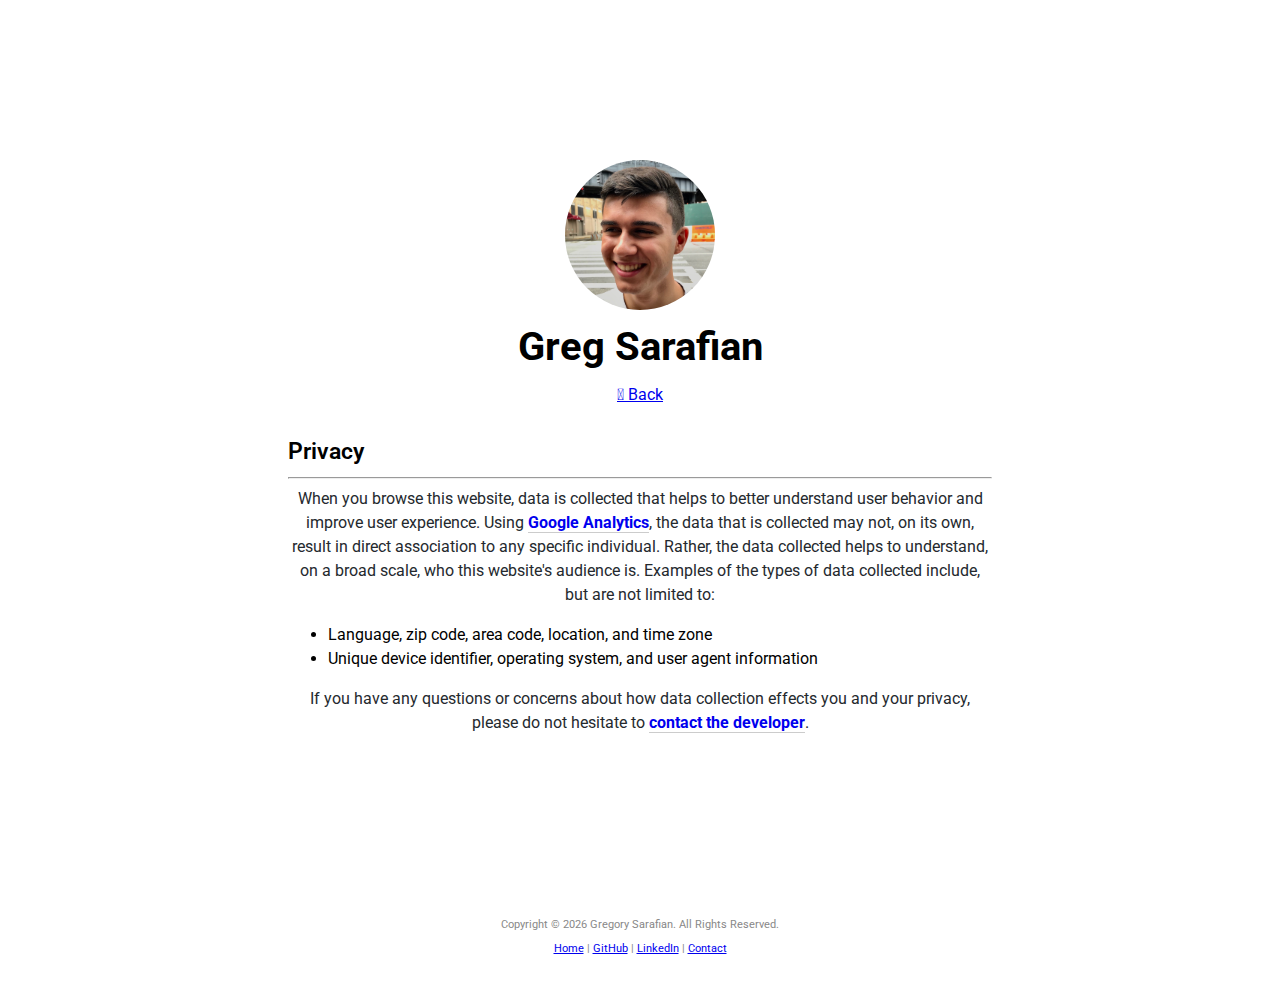
<file: privacy.html>
<!DOCTYPE html>

<html>
    <head>
        <title>Privacy - Gregory Sarafian</title>
        <meta charset="utf-8">
        <meta name="viewport" content="width=device-width, initial-scale=1">
        <meta property="og:title" content="Privacy - Gregory Sarafian">
        <meta property="og:description" content="Official website of Gregory Sarafian.">
        <meta property="og:url" content="https://gregsarafian.com">

        <!--Twitter Meta Tag-->
        <meta name="twitter:card" content="summary_large_image">
        
        <!--OPEN GRAPH-->
        <meta property="og:type" content="website"/> 
        <meta property="og:title" content="Gregory Sarafian"/>
        <meta property="og:description" content="Gregory Sarafian - Official Website"/>
        <meta property="og:image" content="http://gregsarafian.com/img/avatar4.jpg"/>
        <meta property="og:url" content="http://gregsarafian.com"/>
        <meta property="og:site_name" content="Gregory Sarafian"/>

        <!--Apple iOS Meta Tags-->
        <meta name="apple-mobile-web-app-capable" content="yes">
        <meta name="apple-mobile-web-app-status-bar-style" content="default">

        <!--CSS-->
        <link rel="stylesheet" type="text/css" href="css/style.css">
        <link rel="stylesheet" href="css/font-awesome.min.css">

        <!--Backup Google Fonts-->
        <link href="https://fonts.googleapis.com/css?family=Roboto|Rubik" rel="stylesheet">

        <!--Favicons-->
        <link rel="apple-touch-icon" sizes="180x180" href="favicons/apple-touch-icon.png">
        <link rel="icon" type="image/png" sizes="32x32" href="favicons/favicon-32x32.png">
        <link rel="icon" type="image/png" sizes="16x16" href="favicons/favicon-16x16.png">
        <link rel="manifest" href="favicons/manifest.json">
        <link rel="mask-icon" href="favicons/safari-pinned-tab.svg" color="#f0384a">
        <meta name="theme-color" content="#f0384a">

        <!--Font Awesome-->
        <link rel="stylesheet" href="https://use.fontawesome.com/releases/v5.7.2/css/all.css" integrity="sha384-fnmOCqbTlWIlj8LyTjo7mOUStjsKC4pOpQbqyi7RrhN7udi9RwhKkMHpvLbHG9Sr" crossorigin="anonymous">
    </head>
    
    <body>
        <!--Main Container-->
        <div class="content">
            
            <!-- Website Head-->
            <div>
                <div align="center">
                    <img src="img/avatar4.jpg" class="avatar" alt="Greg Sarafian's Profile Picture">
                </div>
                <h1>Greg Sarafian</h1>

                <!--Site Navigation-->
                <div class="nav_contain">
                    <p id="nav">
                        <a href="javascript:history.back()" id="mono"><i class="fas fa-arrow-left"></i> Back</a>
                    </p>
                </div>
            </div>

            <!--Privacy Section-->
            <section id="about">
                <h2 class="header" id="privacy">Privacy</h2>
                <hr>
                <p>When you browse this website, data is collected that helps to better understand user behavior and improve user experience. Using <a id="mini" target="_blank" href="https://support.google.com/analytics/answer/6004245?hl=en">Google Analytics</a>, the data that is collected may not, on its own, result in direct association to any specific individual. Rather, the data collected helps to understand, on a broad scale, who this website's audience is. Examples of the types of data collected include, but are not limited to:</p>
                <ul>
                    <li>Language, zip code, area code, location, and time zone</li>
                    <li>Unique device identifier, operating system, and user agent information</li>
                </ul>
                <p>If you have any questions or concerns about how data collection effects you and your privacy, please do not hesitate to <a id="mini" href="mailto:hello@gregsarafian.com">contact the developer</a>.</p>
            </section> 
            <br>
            <br>
            <br>
        </div>
      
        <!--Footer-->
        <div class="footer-content">
            <footer>
                <p id="copyright">Copyright &copy; <script type="text/javascript"> document.write(new Date().getFullYear());</script> Gregory Sarafian. All Rights Reserved.</p>
                <p id="footer-links">
                    <a href="/index.html" id="foot">Home</a> | 
                    <!--<a href="http://twitter.com/GregSarafian" id="foot" target="_blank">Twitter</a> | -->
                    <a href="https://github.com/GregSarafian" id="foot" target="_blank">GitHub</a> |
                    <a href="https://www.linkedin.com/in/gregsarafian/" id="foot" target="_blank">LinkedIn</a> |
                    <a id="foot" href="mailto:hello@gregsarafian.com">Contact</a>
                </p>
            </footer>
        </div>
      
    </body>

    <!--Google Analytics Script-->
    <script>
        (function(i,s,o,g,r,a,m){i['GoogleAnalyticsObject']=r;i[r]=i[r]||function(){
            (i[r].q=i[r].q||[]).push(arguments)},i[r].l=1*new Date();a=s.createElement(o),
            m=s.getElementsByTagName(o)[0];a.async=1;a.src=g;m.parentNode.insertBefore(a,m)
        })
        (window,document,'script','https://www.google-analytics.com/analytics.js','ga');

        ga('create', 'UA-66275306-4', 'auto');
        ga('send', 'pageview');
    </script>
</html>
</file>
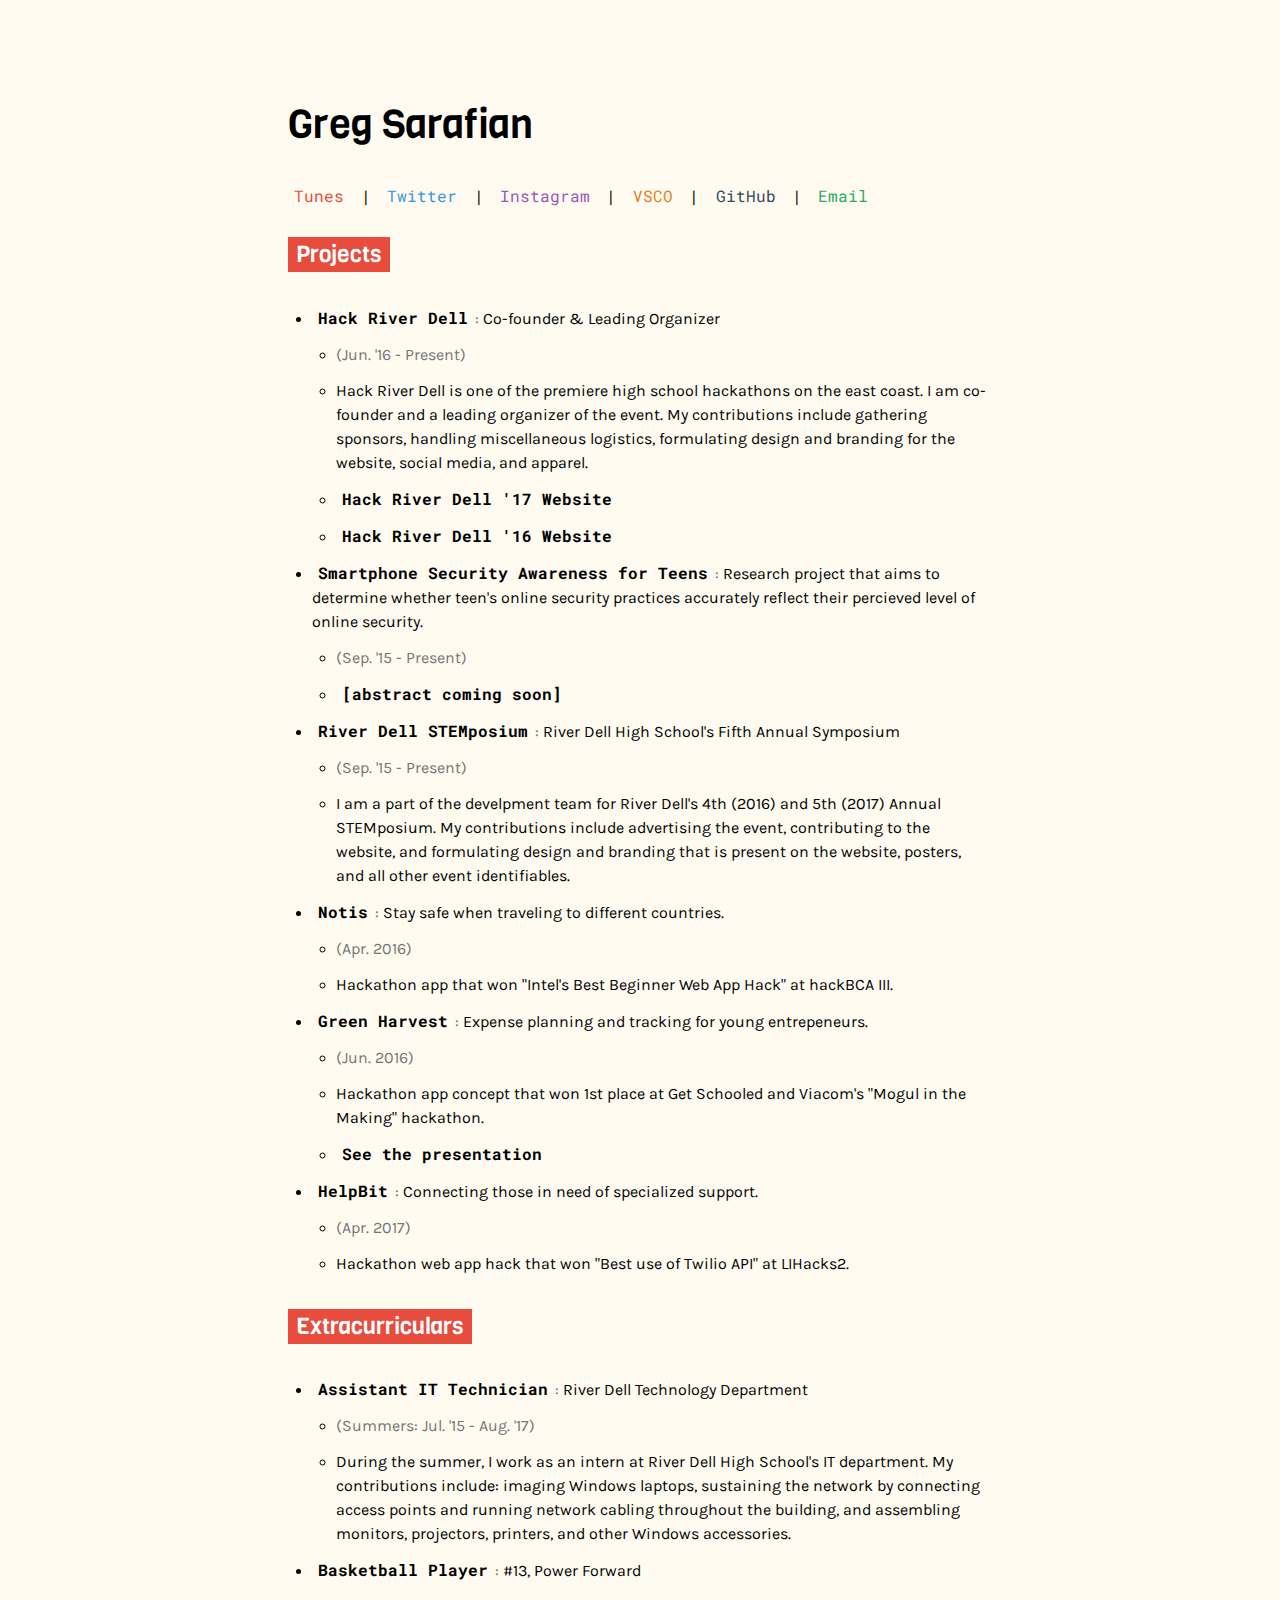
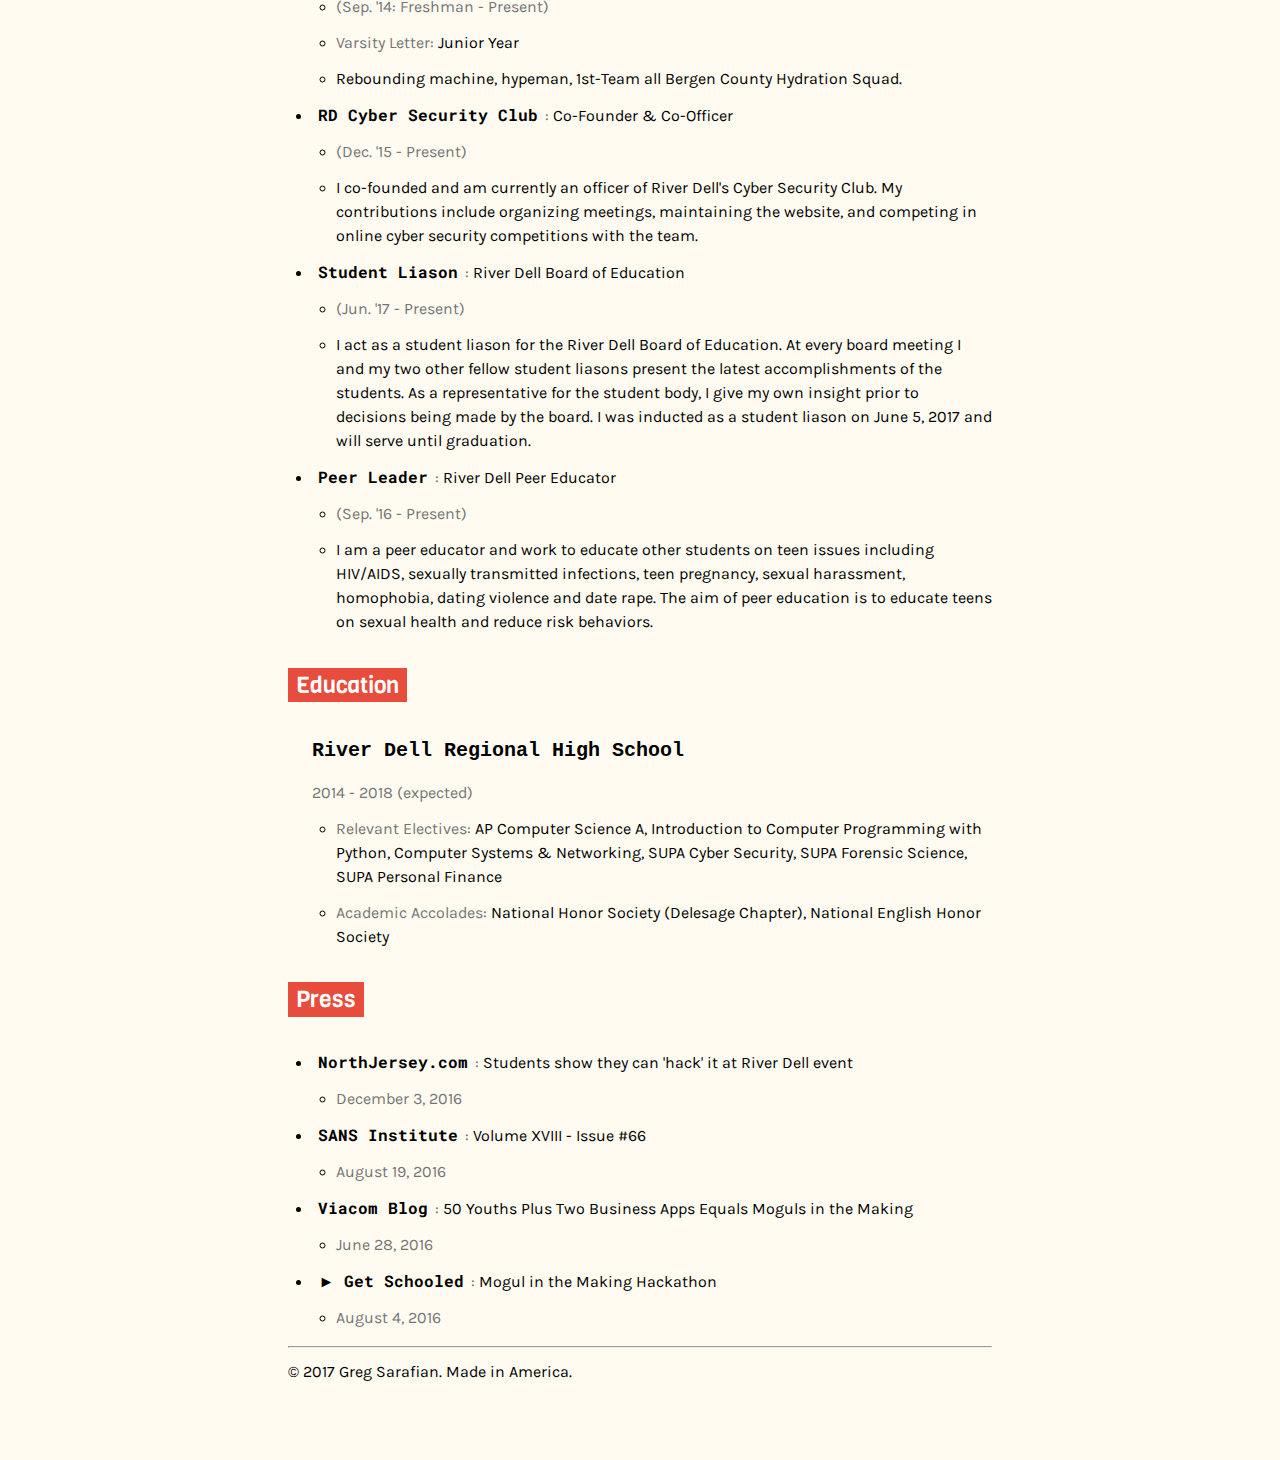
<file: legacy/index-1.html>
<!DOCTYPE html>

<html>
  <head>
    <title>Greg Sarafian - Official Website</title>
    <meta charset="utf-8">
    <meta name="viewport" content="width=device-width, initial-scale=1">
    <meta property="og:title" content="Greg Sarafian - Official Website">
    <meta property="og:description" content="Check out my personal website!">
    <meta property="og:url" content="https://gregsarafian.com">
    <meta name="twitter:card" content="summary_large_image">
    <link rel="stylesheet" type="text/css" href="style-1.css">
    <!--Font import-->
    <link href="https://fonts.googleapis.com/css?family=Karla|Cousine|Roboto+Mono|Viga|Montserrat" rel="stylesheet">
    <!--Favicons-->
    <link rel="apple-touch-icon" sizes="180x180" href="/favicons/apple-touch-icon.png">
    <link rel="icon" type="image/png" href="/favicons/favicon-32x32.png" sizes="32x32">
    <link rel="icon" type="image/png" href="/favicons/favicon-16x16.png" sizes="16x16">
    <link rel="manifest" href="/favicons/manifest.json">
    <link rel="mask-icon" href="/favicons/safari-pinned-tab.svg" color="#383838">
    <meta name="theme-color" content="#fffbf1">
  </head>
  <body>
    <div class="content">
      <div id="intro">
        <h1 id="hello">Greg Sarafian</h1>
        <p id="nav">
          <a href="https://itunes.apple.com/us/playlist/tunes/idpl.b4822258b0e34ffaa7ba09eec0304c2d" id="resume">Tunes</a> |
          <a href="http://twitter.com/GregSarafian" id="twitter">Twitter</a> |
          <a href="https://instagram.com/GregSarafian" id="ig">Instagram</a> |
          <a href="https://vsco.co/gregsarafian" id="vsco">VSCO</a> |
          <a href="https://github.com/GregSarafian" id="gh">GitHub</a> |
          <a href="mailto:greg@gregsarafian.com" id="email">Email</a>
        </p>
      </div>
      <section id="projects">
        <h2 class="header" id="projects">Projects</h2>
        <ul>
          <li>
            <p><span><a href="http://hackriverdell.com">Hack River Dell</a>: </span>Co-founder &amp; Leading Organizer</p>
            <ul>
              <li><p><span>(Jun. '16 - Present)</span></p></li>
              <li><p> Hack River Dell is one of the premiere high school hackathons on the east coast.  I am co-founder and a leading organizer of the event.  My contributions include gathering sponsors, handling miscellaneous logistics, formulating design and branding for the website, social media, and apparel.</p></li>
              <li><p><a href="http://hackriverdell.com">Hack River Dell '17 Website</a></p></li>
              <li><p><a href="http://2016.hackriverdell.com">Hack River Dell '16 Website</a></p></li>
            </ul>
          </li>
          <li>
            <p><span><a href="http://www.riverdell.org/STEMposium">Smartphone Security Awareness for Teens</a>: </span>Research project that aims to determine whether teen's online security practices accurately reflect their percieved level of online security.</p>
            <ul>
              <li><p><span>(Sep. '15 - Present)</span></p></li>
              <li><p><a id="disabled">[abstract coming soon]</a></p></li>
            </ul>
          </li>
        <li>
            <p><span><a href="http://www.riverdell.org/STEMposium">River Dell STEMposium</a>: </span>River Dell High School's Fifth Annual Symposium</p>
            <ul>
              <li><p><span>(Sep. '15 - Present)</span></p></li>
              <li><p>I am a part of the develpment team for River Dell's 4th (2016) and 5th (2017) Annual STEMposium.  My contributions include advertising the event, contributing to the website, and formulating design and branding that is present on the website, posters, and all other event identifiables.</p></li>
            </ul>
          </li>
          <li>
            <p><span><a href="https://marvelapp.com/c3hh8h">Notis</a>: </span>Stay safe when traveling to different countries.</p>
            <ul>
              <li><p><span>(Apr. 2016)</span></p></li>
              <li><p>Hackathon app that won "Intel's Best Beginner Web App Hack" at hackBCA III.</p></li>
            </ul>
          </li>
          <li>
            <p><span><a href="https://marvelapp.com/e356hb">Green Harvest</a>: </span>Expense planning and tracking for young entrepeneurs.</p>
            <ul>
              <li><p><span>(Jun. 2016)</span></p></li>
              <li><p>Hackathon app concept that won 1st place at Get Schooled and Viacom's "Mogul in the Making" hackathon.</p></li>
              <li><p><a href="/docs/gh_pres.pdf">See the presentation</a></p></li>
            </ul>
          </li>
          <li>
            <p><span><a href="https://rdcyber.github.io/helpbit">HelpBit</a>: </span>Connecting those in need of specialized support.</p>
            <ul>
              <li><p><span>(Apr. 2017)</span></p></li>
              <li><p>Hackathon web app hack that won "Best use of Twilio API" at LIHacks2.</p></li>
            </ul>
          </li>
        </ul>
      </section> 

      <section id="extracurriculars">
        <h2 class="header" id="extracurriculars">Extracurriculars</h2>
        <ul>
          <li>
            <p><span><a href="http://www.riverdell.org/domain/16">Assistant IT Technician</a>: </span>River Dell Technology Department</p>
            <ul>
              <li><p><span>(Summers: Jul. '15 - Aug. '17)</span></p></li>
              <li><p>During the summer, I work as an intern at River Dell High School's IT department.  My contributions include: imaging Windows laptops, sustaining the network by connecting access points and running network cabling throughout the building, and assembling monitors, projectors, printers, and other Windows accessories.</p></li>
            </ul>
          </li>
          <li>
            <p><span><a href="http://www.maxpreps.com/athlete/greg-sarafian/UG9bOriuEeaAdqA2nzwY6g/default.htm">Basketball Player</a>: </span>#13, Power Forward</p>
            <ul>
              <li><p><span>(Sep. '14: Freshman - Present)</span></p></li>
              <li><p><span>Varsity Letter: </span>Junior Year</p></li>
              <li><p>Rebounding machine, hypeman, 1st-Team all Bergen County Hydration Squad.</p</li>
            </ul>
          </li>
          <li>
            <p><span><a href="http://cybersecurity.riverdell.org">RD Cyber Security Club</a>: </span>Co-Founder &amp; Co-Officer</p>
            <ul>
              <li><p><span>(Dec. '15 - Present)</span></p></li>
              <li><p>I co-founded and am currently an officer of River Dell's Cyber Security Club.  My contributions include organizing meetings, maintaining the website, and competing in online cyber security competitions with the team.</p></li>
            </ul>
          </li>
          <li>
            <p><span><a href="http://www.riverdell.org/Page/5">Student Liason</a>: </span>River Dell Board of Education</p>
            <ul>
              <li><p><span>(Jun. '17 - Present)</span></p></li>
              <li><p>I act as a student liason for the River Dell Board of Education.  At every board meeting I and my two other fellow student liasons present the latest accomplishments of the students. As a representative for the student body, I give my own insight prior to decisions being made by the board.  I was inducted as a student liason on June 5, 2017 and will serve until graduation.</p></li>
            </ul>
          </li>
          <li>
            <p><span><a href="http://www.riverdell.org/site/Default.aspx?PageID=2129">Peer Leader</a>: </span>River Dell Peer Educator</p>
            <ul>
              <li><p><span>(Sep. '16 - Present)</span></p></li>
              <li><p>I am a peer educator and work to educate other students on teen issues including HIV/AIDS, sexually transmitted infections, teen pregnancy, sexual harassment, homophobia, dating violence and date rape.  The aim of peer education is to educate teens on sexual health and reduce risk behaviors.</p></li>
            </ul>
          </li>
        </ul>
      </section>

      <section id="education">
        <h2 class="header" id="education">Education</h2>
        <ul>
            <div class="school">
              <h4>River Dell Regional High School</h4>
              <p><span>2014 - 2018 (expected)</span></p>
              <ul>
                  <li><p><span>Relevant Electives: </span>AP Computer Science A, Introduction to Computer Programming with Python, Computer Systems &amp; Networking, <a id="mini" href="docs/SUPA.pdf">SUPA Cyber Security</a>, SUPA Forensic Science, SUPA Personal Finance</p></li>
                  <li><p><span>Academic Accolades: </span><a id="mini" href="/docs/NHS.pdf">National Honor Society (Delesage Chapter)</a>, <a id="mini" href="docs/NEHS.pdf">National English Honor Society</a></p></li>
              </ul>
            </div>
        </ul>
      </section>

      <section id="press">
        <h2 class="header" id="press">Press</h2>
        <ul>
          <li>
            <p><span><a href="http://www.northjersey.com/story/news/bergen/oradell/2016/12/03/riverdell-hackathon-/94739270/">NorthJersey.com</a>: </span>Students show they can 'hack' it at River Dell event</p>
            <ul>
              <li><p><span>December 3, 2016</span></p></li>
            </ul>
          </li>
          <li>
            <p><span><a href="https://www.sans.org/newsletters/newsbites/xviii/66">SANS Institute</a>: </span>Volume XVIII - Issue #66</p>
            <ul>
              <li><p><span>August 19, 2016</span></p></li>
            </ul>
          </li>
          <!--<li>
            <p><span><a href="http://pivotproject.org/honors">PIVOT Project</a>: </span>Honors</p>
            <ul>
              <li><p><span>August, 2016</span></p></li>
            </ul>
          </li>-->
          <li>
            <p><span><a href="http://blog.viacom.com/2016/06/50-youths-plus-two-business-apps-equals-moguls-in-the-making/">Viacom Blog</a>: </span>50 Youths Plus Two Business Apps Equals Moguls in the Making</p>
            <ul>
              <li><p><span>June 28, 2016</span></p></li>
            </ul>
          </li>
          <li>
            <p><span><a href="https://vimeo.com/177514238">&#9658; Get Schooled</a>: </span>Mogul in the Making Hackathon</p>
            <ul>
              <li><p><span>August 4, 2016</span></p></li>
            </ul>
          </li>
        </ul>
      </section>

      <!--<section id="skills">
        <h2 class="header" id="skills">Skills</h2>
        <ul>
          <li>
            <h4>Programming Languages</h4>
            <ul>
              <li><p><span>Intermidate: </span>Python, HTML, CSS</p></li>
              <li><p><span>Familiar: </span>HTML, CSS</p></li>
            </ul>
          </li>
        </ul>
      </section>-->
      <hr />
      <footer>
        <p>© 2017 Greg Sarafian. Made in America.</p>
      </footer>
    </div>
  </body>

  <script>
    (function(i,s,o,g,r,a,m){i['GoogleAnalyticsObject']=r;i[r]=i[r]||function(){
    (i[r].q=i[r].q||[]).push(arguments)},i[r].l=1*new Date();a=s.createElement(o),
    m=s.getElementsByTagName(o)[0];a.async=1;a.src=g;m.parentNode.insertBefore(a,m)
    })(window,document,'script','https://www.google-analytics.com/analytics.js','ga');

    ga('create', 'UA-66275306-4', 'auto');
    ga('send', 'pageview');

  </script>
</html>
</file>
<file: css/style.css>
/*! normalize.css v8.0.0 | MIT License | github.com/necolas/normalize.css */
html {
  font-family: -apple-system, BlinkMacSystemFont,
  /*"Segoe UI",*/ "Helvetica Neue", "Roboto", "Oxygen", "Ubuntu", "Cantarell",
  "Fira Sans", "Droid Sans", "Rubik",
  sans-serif;
  line-height: 1.15;
  -ms-text-size-adjust: 100%;
  -webkit-text-size-adjust: 100%;
}

body {
  margin: 0;
  align-content: center;
  height: 100%;
  width: 100%;
  vertical-align: middle;

}

/*
@media (prefers-color-scheme: dark) {
  Overrides for Dark Mode. 
  body {
    color: white;
    background: #000000;
    height: 100%;
  }

  html, p#text {
    color: rgb(221, 221, 221);
  }

  h2 {
    color: rgb(221, 221, 221);
  }

  hr#line {
    background: white;
  }
  footer {
    background: #000000;
  }

  a {
    color: white;
  }

  a#box {
    color: white;
  }

  a#box:hover {
    color: white;
    background-color: rgb(255,255,255, 0.15);
  }

  a#mini {
    color: white;
    border-bottom: thin solid rgb(255,255,255,0.2);
  }

  a#mini:hover {
    border-bottom: thin solid white;
  }

}
*/

/* IMAGE GRID */
.row {
  display: flex;
  flex-wrap: wrap;
  padding: 0 4px;
}

/* Create four equal columns that sits next to each other */
.column {
  flex: 25%;
  max-width: 100%;
  padding: 0 4px;
}

.column img {
  margin-top: 8px;
  vertical-align: middle;
  width: 100%;
  border-radius: 7.5px;

  -o-transition:.25s;
  -ms-transition:.25s;
  -moz-transition:.25s;
  -webkit-transition:.25s;
  transition:.25s;
}

.column img:hover {
  box-shadow: 0px 0px 10px rgba(0, 0, 0, 0.8);
  -o-transition:.25s;
  -ms-transition:.25s;
  -moz-transition:.25s;
  -webkit-transition:.25s;
  transition:.25s;
}

/* Responsive layout - makes a two column-layout instead of four columns */
@media screen and (max-width: 800px) {
  .column {
    flex: 50%;
    max-width: 30%;
  }
}

/* Responsive layout - makes the two columns stack on top of each other instead of next to each other */
@media screen and (max-width: 600px) {
  .column {
    flex: 100%;
    max-width: 100%;
  }
}

article, aside, footer, header, nav, section {
  display: block;
}

footer {
  text-align: center;
  max-width: 44rem;
  padding: 1rem 2rem 1rem 2rem;
  margin: 0 auto;
  height 20%;

  /* Animated fade-in */
  animation: fadein 2s;
  -moz-animation: fadein 2s; /* Firefox */
  -webkit-animation: fadein 2s; /* Safari and Chrome */
  -o-animation: fadein 2s; /* Opera */
}


.nav_contain {
  text-align: center;
}

figcaption, figure, main {
  display: block
}

figure {
  margin: 1em 40px
}

a:active, a:hover {
  outline-width: 0
}

abbr[title] {
  border-bottom: none;
  text-decoration: underline;
  text-decoration: underline dotted;
}


b,
strong {
  font-weight: bolder;
}

code,
kbd,
samp {
  font-family: monospace, monospace;
  font-size: 1em;
}

dfn {
  font-style: italic
}

mark {
  background-color: #ff0;
  color: #000
}

small {
  font-size: 80%;
}
sub,
sup {
  font-size: 75%;
  line-height: 0;
  position: relative;
  vertical-align: baseline;
}

sub {
  bottom: -0.25em;
}

sup {
  top: -0.5em;
}

audio, video {
  display: inline-block
}

audio:not([controls]) {
  display: none;
  height: 0
}

img {
  border-style: none;
}

svg:not(:root) {
  overflow: hidden
}

button,
input,
optgroup,
select,
textarea {
  font-family: inherit;
  font-size: 100%;
  line-height: 1.15;
  margin: 0;
}

button, input {
  overflow: visible;
}

button, select {
  text-transform: none;
}

button,
[type="button"],
[type="reset"],
[type="submit"] {
  -webkit-appearance: button;
}

button::-moz-focus-inner,
[type="button"]::-moz-focus-inner,
[type="reset"]::-moz-focus-inner,
[type="submit"]::-moz-focus-inner {
  border-style: none;
  padding: 0;
}

button:-moz-focusring,
[type="button"]:-moz-focusring,
[type="reset"]:-moz-focusring,
[type="submit"]:-moz-focusring {
  outline: 1px dotted ButtonText;
}

fieldset {
  padding: 0.35em 0.75em 0.625em;
}

legend {
  box-sizing: border-box;
  color: inherit;
  display: table;
  max-width: 100%;
  padding: 0;
  white-space: normal;
}


progress {
  vertical-align: baseline;
}

textarea {
  overflow: auto;
}

[type="checkbox"],
[type="radio"] {
  box-sizing: border-box;
  padding: 0;
}

[type="number"]::-webkit-inner-spin-button,
[type="number"]::-webkit-outer-spin-button {
  height: auto;
}

[type="search"] {
  -webkit-appearance: textfield;
  outline-offset: -2px;
}

[type="search"]::-webkit-search-decoration {
  -webkit-appearance: none;
}

::-webkit-file-upload-button {
  -webkit-appearance: button;
  font: inherit;
}

details {
  display: block;
}

summary {
  display: list-item;
}

canvas {
  display: inline-block
}

template {
  display: none;
}

[hidden] {
  display: none;
}

/* NORMALIZE.CSS ENDS */

html {
  font-size: 14px;
  line-height: 1.5;
  background-color: #ffffff;
  height: 100%
}

@media screen and (min-width: 400px) {
  html {
    font-size: 16px
  }
}

h1 {
  text-align: center;
  font-size: 2.5rem;
  margin: 0;
  font-weight: 700;
  max-width: 100%;
}

h2 {

  font-weight: normal;
  font-size: 1.45rem;
  margin: 20px 0 0 0;
}

h3 {

  font-size: 1.50rem;
  margin: 0.75em 0
}

h4 {
  font-size: 1.25rem;
  margin: 0.75em 0
}

h4#umd {
  -o-transition:.25s;
  -ms-transition:.25s;
  -moz-transition:.25s;
  -webkit-transition:.25s;
  transition:.25s;
}

h4#umd:hover {
  color: #d00000;
}

h4#rd {
  -o-transition:.25s;
  -ms-transition:.25s;
  -moz-transition:.25s;
  -webkit-transition:.25s;
  transition:.25s;
}

h4#rd:hover {
  color: #e5b000;
}

p {
  font-size: 1rem;
  margin: 0.4em 0rem 0.4rem 0rem;
  color: #24292e;
  text-align: center;
}

p#foot {
  margin: 0px 0px 0px 0px;
}

p#copyright {
  color: #888888;
  margin: 0.5rem 0.5rem 0.5rem 0.5rem;
  font-size: 11px;
}

p#footer-links {
  color: #888888;
  margin: 0.5rem 0.5rem 0.5rem 0.5rem;
  font-size: 11px;
}

p#nav {
  color: #FFFFFF;
  font-weight: normal;
}

.avatar {
  width: 150px;
  border-radius: 150px;

  /* Disallow dragging */
  user-drag: none;
  user-select: none;
  -moz-user-select: none;
  -webkit-user-drag: none;
  -webkit-user-select: none;
  -ms-user-select: none;
}

.sig {
  width: 100%;

  /* Disallow dragging */
  user-drag: none;
  user-select: none;
  -moz-user-select: none;
  -webkit-user-drag: none;
  -webkit-user-select: none;
  -ms-user-select: none;
}

span {
  color: #757575
}


span#scrobble_pre {
  color: #000
}

a {

}
a:hover {

}

a:visited {
  color: black;
}

a#box {
  text-decoration: none;
  background-color: transparent;
  color: #24292e;

  font-weight: 600;
  font-size: 1.3rem;

  padding: 4px 10px 4px 10px;

  -o-transition:.2s;
  -ms-transition:.2s;
  -moz-transition:.2s;
  -webkit-transition:.2s;
  transition:.2s;
}

a#box:hover {
  background-color: rgb(0,0,0, 0.1);

  text-decoration: none;
  border-radius: 7px;

  -o-transition:.2s;
  -ms-transition:.2s;
  -moz-transition:.2s;
  -webkit-transition:.2s;
  transition:.2s;
}

a#link {
    text-decoration: none;
    padding: 4px 20px 4px 20px;
    font-size: 1.3rem;
    
    color: rgb(0,0,0, 0.4);
    font-weight: 400;
    font-family: "IBM Plex Sans";
}

a#link:hover {
    
    color: rgb(0,0,0, 1.0);
    font-weight: 400;
}

a#mini {
  text-decoration: none;
  /* color: #000000; */
  font-size: 1rem;
  margin: 0.75em 0;
  font-weight: 700;
  padding: 0 0;
  border-bottom: thin solid rgb(0,0,0,0.2);

  -o-transition:.5s;
  -ms-transition:.5s;
  -moz-transition:.5s;
  -webkit-transition:.5s;
  transition:.5s;
}

a#mini:hover {
  border-bottom: thin solid #000000;
}

.links {
  text-align: center;
}

.header {
  color: black;
  display: inline-block;
  padding-bottom: 0;
  font-weight: 600;
}

ul.fa-ul {
  margin-left: 0.5rem;
}


div.xr {
  margin-bottom: 1.5rem;
}

.school {
  padding-left: 0.5rem;
}

.content {
  max-width: 44rem;
/*  padding-top: 15%;*/
  padding: 10rem 2rem 5rem 2rem;
  margin: 0 auto;
  vertical-align: middle;
/*  height: 65%;*/

  /* Animated fade-in */
  animation: fadein 2s;
  -moz-animation: fadein 2s; /* Firefox */
  -webkit-animation: fadein 2s; /* Safari and Chrome */
  -o-animation: fadein 2s; /* Opera */
}

/* Fade-in animation */
@keyframes fadein {
  from {
    opacity: 0;
  }

  to {
    opacity: 1;
  }
}

@-moz-keyframes fadein { /* Firefox */
  from {
    opacity: 0;
  }

  to {
    opacity: 1;
  }
}

@-webkit-keyframes fadein { /* Safari and Chrome */
  from {
    opacity: 0;
  }

  to {
    opacity: 1;
  }
}

@-o-keyframes fadein { /* Opera */
  from {
    opacity: 0;
  }

  to {
    opacity: 1;
  }
}

.banner {
  max-width: 100%;
  padding: 1px;
  text-align: center;
  background-color: #202020;
  padding: 0.1rem 0.5rem 0.1rem 0.5rem
}

i {
  min-width: 1rem;
  max-width: 1.5rem;
  align-content: center;
}

i.fa-mobile-alt {
  margin-left: 0.15rem;
}

/* Life */

div.box {
  max-width: 40rem;
  padding: 3.5rem 2rem 0rem 2rem;
  margin: 0 auto;
  align-content: center;
}




/*# sourceMappingURL=style.css.map */
</file>
<file: legacy/style.css>
/*! normalize.css v5.0.0 | MIT License | github.com/necolas/normalize.css */
html {
    font-family: sans-serif;
    line-height: 1.15;
    -ms-text-size-adjust: 100%;
    -webkit-text-size-adjust: 100%
}

/* Selection Overrides */
/*
p::selection {
    background: #bfbfbf;
}

p::-moz-selection {
    background: #bfbfbf;
}

a::selection {
    background: #bfbfbf;
}

a::-moz-selection {
    background: #bfbfbf;
}

h1::selection {
    background: #bfbfbf;
}

h1::-moz-selection {
    background: #bfbfbf;
}

h2::selection {
    background: #bfbfbf;
}

h2::-moz-selection {
    background: #bfbfbf;
}

h4::selection {
    background: #bfbfbf;
}

h4::-moz-selection {
    background: #bfbfbf;
}

span::selection {
    background: #bfbfbf;
}

span::-moz-selection {
    background: #bfbfbf;
}

li::selection {
    background: #bfbfbf;
}

li::-moz-selection {
    background: #bfbfbf;
}

section::selection {
    background: #bfbfbf;
}

section::-moz-selection {
    background: #bfbfbf;
}
*/

/* Selection Overrides Finished */

body {
    margin: 0
}

article, aside, footer, header, nav, section {
    display: block
}

h1 {
    font-size: 2em;
    margin: 0.67em 0
}

figcaption, figure, main {
    display: block
}

figure {
    margin: 1em 40px
}

hr {
    box-sizing: content-box;
    height: 0;
    overflow: visible
}

pre {
    font-family: monospace, monospace;
    font-size: 1em
}

a {
    background-color: transparent;
    -webkit-text-decoration-skip: objects
}

a:active, a:hover {
    outline-width: 0
}

abbr[title] {
    border-bottom: none;
    text-decoration: underline;
    text-decoration: underline dotted
}

b, strong {
    font-weight: inherit
}

b, strong {
    font-weight: bolder
}

code, kbd, samp {
    font-family: monospace, monospace;
    font-size: 1em
}

dfn {
    font-style: italic
}

mark {
    background-color: #ff0;
    color: #000
}

small {
    font-size: 80%
}

sub, sup {
    font-size: 75%;
    line-height: 0;
    position: relative;
    vertical-align: baseline
}

sub {
    bottom: -0.25em
}

sup {
    top: -0.5em
}

audio, video {
    display: inline-block
}

audio:not([controls]) {
    display: none;
    height: 0
}

img {
    border-style: none
}

svg:not(:root) {
    overflow: hidden
}

button, input, optgroup, select, textarea {
    font-family: sans-serif;
    font-size: 100%;
    line-height: 1.15;
    margin: 0
}

button, input {
    overflow: visible
}

button, select {
    text-transform: none
}

button, html [type="button"], [type="reset"], [type="submit"] {
    -webkit-appearance: button
}

button::-moz-focus-inner, [type="button"]::-moz-focus-inner, [type="reset"]::-moz-focus-inner,
[type="submit"]::-moz-focus-inner {
    border-style: none;
    padding: 0
}

button:-moz-focusring, [type="button"]:-moz-focusring, [type="reset"]:-moz-focusring,
[type="submit"]:-moz-focusring {
    outline: 1px dotted ButtonText
}

fieldset {
    border: 1px solid #c0c0c0;
    margin: 0 2px;
    padding: 0.35em 0.625em 0.75em
}

legend {
    box-sizing: border-box;
    color: inherit;
    display: table;
    max-width: 100%;
    padding: 0;
    white-space: normal
}

progress {
    display: inline-block;
    vertical-align: baseline
}

textarea {
    overflow: auto
}

[type="checkbox"], [type="radio"] {
    box-sizing: border-box;
    padding: 0
}

[type="number"]::-webkit-inner-spin-button, [type="number"]::-webkit-outer-spin-button {
    height: auto
}

[type="search"] {
    -webkit-appearance: textfield;
    outline-offset: -2px
}

[type="search"]::-webkit-search-cancel-button, [type="search"]::-webkit-search-decoration {
    -webkit-appearance: none
}

::-webkit-file-upload-button {
    -webkit-appearance: button;
    font: inherit
}

details, menu {
    display: block
}

summary {
    display: list-item
}

canvas {
    display: inline-block
}

template {
    display: none
}

[hidden] {
    display: none
}

html {
    font-size: 14px;
    line-height: 1.5;
    background-color: #fffbf1
}

@media screen and (min-width: 400px) {
    html {
        font-size: 16px
    }
}

/*body {
    font-family: "Cousine", monospace;
}*/

h1 {
    font-family: Viga, sans-serif;
    font-size: 2.5rem;
    margin: 0.75em 0;
    font-weight: normal;
}

h2 {
    font-family: Viga, sans-serif;
    font-weight: normal;
    font-size: 1.45rem;
    margin: 0.75em 0;
    /*text-decoration: underline;*/
}

h3 {
    font-family: Cousine; monospace;
    font-size: 1.50rem;
    margin: 0.75em 0
}

h4 {
    font-family: Cousine; monospace;
    font-size: 1.25rem;
    margin: 0.75em 0
}

p {
    font-family: Karla;
    font-weight: ;
    font-size: 1rem;
    margin: 0.75em 0
}

p#nav {
    font-family: Roboto Mono;
    font-weight: normal
}

span {
    color: #757575
}

span#heart {
    color: #e74c3c
}

span#coffee {
    color: #a0522d
}

span#sleep {
    text-decoration: line-through
}

span#scrobble_pre {
    color: #000
}

a {
    font-family: Roboto Mono; monospace;
    font-weight: bold;;
    padding: 0 0.4rem;
    color: black;
    text-decoration: none
}

a:visited {
    color: black;
}

a:hover {
    text-decoration: underline;
    background-color: black;
    font-weight: bold;
    color: #fffbf1
}

a#resume {
    font-weight: normal;
    color:#e74c3c;
}

a#resume:hover {
    color: white;
    background-color: #e74c3c;
}

a#twitter {
    font-weight: normal;
    color:#3498db;
}

a#twitter:hover {
    color: white;
    background-color: #3498db;
}

a#ig {
    font-weight: normal;
    color:#9b59b6;
}

a#ig:hover {
    color: white;
    background-color: #9b59b6;
}

a#vsco {
    font-weight: normal;
    color:#e67e22;
}

a#vsco:hover {
    color: white;
    background-color: #e67e22;
}

a#gh {
    font-weight: normal;
    color:#34495e;
}

a#gh:hover {
    color: white;
    background-color: #34495e;
}

a#email {
    font-weight: normal;
    color:#27ae60;
}

a#email:hover {
    color: white;
    background-color: #27ae60;
}

a#mini {
    font-family: Karla; sans-serif;
    font-size: 1rem;
    margin: 0.75em 0;
    font-weight: normal;
    padding: 0 0;
}

a#mini:hover {
    background-color: #fffbf1;
    color: black;
}

a#disabled:hover {
    cursor: not-allowed;
}

.header {
    color: white;
    display: inline-block;
    padding: 0 0.5rem;
    background-color: #e74c3c;
}

ul {
    padding-left: 1.5rem
}

.content {
    max-width: 44rem;
    padding: 4rem 2rem;
    margin: 0 auto
}

/*# sourceMappingURL=style.css.map */
</file>
<file: legacy/style-1.css>
/*! normalize.css v5.0.0 | MIT License | github.com/necolas/normalize.css */
html {
    font-family: sans-serif;
    line-height: 1.15;
    -ms-text-size-adjust: 100%;
    -webkit-text-size-adjust: 100%
}

/* Selection Overrides */
/*
p::selection {
    background: #bfbfbf;
}

p::-moz-selection {
    background: #bfbfbf;
}

a::selection {
    background: #bfbfbf;
}

a::-moz-selection {
    background: #bfbfbf;
}

h1::selection {
    background: #bfbfbf;
}

h1::-moz-selection {
    background: #bfbfbf;
}

h2::selection {
    background: #bfbfbf;
}

h2::-moz-selection {
    background: #bfbfbf;
}

h4::selection {
    background: #bfbfbf;
}

h4::-moz-selection {
    background: #bfbfbf;
}

span::selection {
    background: #bfbfbf;
}

span::-moz-selection {
    background: #bfbfbf;
}

li::selection {
    background: #bfbfbf;
}

li::-moz-selection {
    background: #bfbfbf;
}

section::selection {
    background: #bfbfbf;
}

section::-moz-selection {
    background: #bfbfbf;
}
*/

/* Selection Overrides Finished */

body {
    margin: 0
}

article, aside, footer, header, nav, section {
    display: block
}

h1 {
    font-size: 2em;
    margin: 0.67em 0
}

figcaption, figure, main {
    display: block
}

figure {
    margin: 1em 40px
}

hr {
    box-sizing: content-box;
    height: 0;
    overflow: visible
}

pre {
    font-family: monospace, monospace;
    font-size: 1em
}

a {
    background-color: transparent;
    -webkit-text-decoration-skip: objects
}

a:active, a:hover {
    outline-width: 0
}

abbr[title] {
    border-bottom: none;
    text-decoration: underline;
    text-decoration: underline dotted
}

b, strong {
    font-weight: inherit
}

b, strong {
    font-weight: bolder
}

code, kbd, samp {
    font-family: monospace, monospace;
    font-size: 1em
}

dfn {
    font-style: italic
}

mark {
    background-color: #ff0;
    color: #000
}

small {
    font-size: 80%
}

sub, sup {
    font-size: 75%;
    line-height: 0;
    position: relative;
    vertical-align: baseline
}

sub {
    bottom: -0.25em
}

sup {
    top: -0.5em
}

audio, video {
    display: inline-block
}

audio:not([controls]) {
    display: none;
    height: 0
}

img {
    border-style: none
}

svg:not(:root) {
    overflow: hidden
}

button, input, optgroup, select, textarea {
    font-family: sans-serif;
    font-size: 100%;
    line-height: 1.15;
    margin: 0
}

button, input {
    overflow: visible
}

button, select {
    text-transform: none
}

button, html [type="button"], [type="reset"], [type="submit"] {
    -webkit-appearance: button
}

button::-moz-focus-inner, [type="button"]::-moz-focus-inner, [type="reset"]::-moz-focus-inner,
[type="submit"]::-moz-focus-inner {
    border-style: none;
    padding: 0
}

button:-moz-focusring, [type="button"]:-moz-focusring, [type="reset"]:-moz-focusring,
[type="submit"]:-moz-focusring {
    outline: 1px dotted ButtonText
}

fieldset {
    border: 1px solid #c0c0c0;
    margin: 0 2px;
    padding: 0.35em 0.625em 0.75em
}

legend {
    box-sizing: border-box;
    color: inherit;
    display: table;
    max-width: 100%;
    padding: 0;
    white-space: normal
}

progress {
    display: inline-block;
    vertical-align: baseline
}

textarea {
    overflow: auto
}

[type="checkbox"], [type="radio"] {
    box-sizing: border-box;
    padding: 0
}

[type="number"]::-webkit-inner-spin-button, [type="number"]::-webkit-outer-spin-button {
    height: auto
}

[type="search"] {
    -webkit-appearance: textfield;
    outline-offset: -2px
}

[type="search"]::-webkit-search-cancel-button, [type="search"]::-webkit-search-decoration {
    -webkit-appearance: none
}

::-webkit-file-upload-button {
    -webkit-appearance: button;
    font: inherit
}

details, menu {
    display: block
}

summary {
    display: list-item
}

canvas {
    display: inline-block
}

template {
    display: none
}

[hidden] {
    display: none
}

html {
    font-size: 14px;
    line-height: 1.5;
    background-color: #fffbf1
}

@media screen and (min-width: 400px) {
    html {
        font-size: 16px
    }
}

/*body {
    font-family: "Cousine", monospace;
}*/

h1 {
    font-family: Viga, sans-serif;
    font-size: 2.5rem;
    margin: 0.75em 0;
    font-weight: normal;
}

h2 {
    font-family: Viga, sans-serif;
    font-weight: normal;
    font-size: 1.45rem;
    margin: 0.75em 0;
    /*text-decoration: underline;*/
}

h3 {
    font-family: Cousine; monospace;
    font-size: 1.50rem;
    margin: 0.75em 0
}

h4 {
    font-family: Cousine; monospace;
    font-size: 1.25rem;
    margin: 0.75em 0
}

p {
    font-family: Karla;
    font-weight: ;
    font-size: 1rem;
    margin: 0.75em 0
}

p#nav {
    font-family: Roboto Mono;
    font-weight: normal
}

span {
    color: #757575
}

span#heart {
    color: #e74c3c
}

span#coffee {
    color: #a0522d
}

span#sleep {
    text-decoration: line-through
}

span#scrobble_pre {
    color: #000
}

a {
    font-family: Roboto Mono; monospace;
    font-weight: bold;;
    padding: 0 0.4rem;
    color: black;
    text-decoration: none
}

a:visited {
    color: black;
}

a:hover {
    text-decoration: underline;
    background-color: black;
    font-weight: bold;
    color: #fffbf1
}

a#resume {
    font-weight: normal;
    color:#e74c3c;
}

a#resume:hover {
    color: white;
    background-color: #e74c3c;
}

a#twitter {
    font-weight: normal;
    color:#3498db;
}

a#twitter:hover {
    color: white;
    background-color: #3498db;
}

a#ig {
    font-weight: normal;
    color:#9b59b6;
}

a#ig:hover {
    color: white;
    background-color: #9b59b6;
}

a#vsco {
    font-weight: normal;
    color:#e67e22;
}

a#vsco:hover {
    color: white;
    background-color: #e67e22;
}

a#gh {
    font-weight: normal;
    color:#34495e;
}

a#gh:hover {
    color: white;
    background-color: #34495e;
}

a#email {
    font-weight: normal;
    color:#27ae60;
}

a#email:hover {
    color: white;
    background-color: #27ae60;
}

a#mini {
    font-family: Karla; sans-serif;
    font-size: 1rem;
    margin: 0.75em 0;
    font-weight: normal;
    padding: 0 0;
}

a#mini:hover {
    background-color: #fffbf1;
    color: black;
}

a#disabled:hover {
    cursor: not-allowed;
}

.header {
    color: white;
    display: inline-block;
    padding: 0 0.5rem;
    background-color: #e74c3c;
}

ul {
    padding-left: 1.5rem
}

.content {
    max-width: 44rem;
    padding: 4rem 2rem;
    margin: 0 auto
}

/*# sourceMappingURL=style.css.map */
</file>
